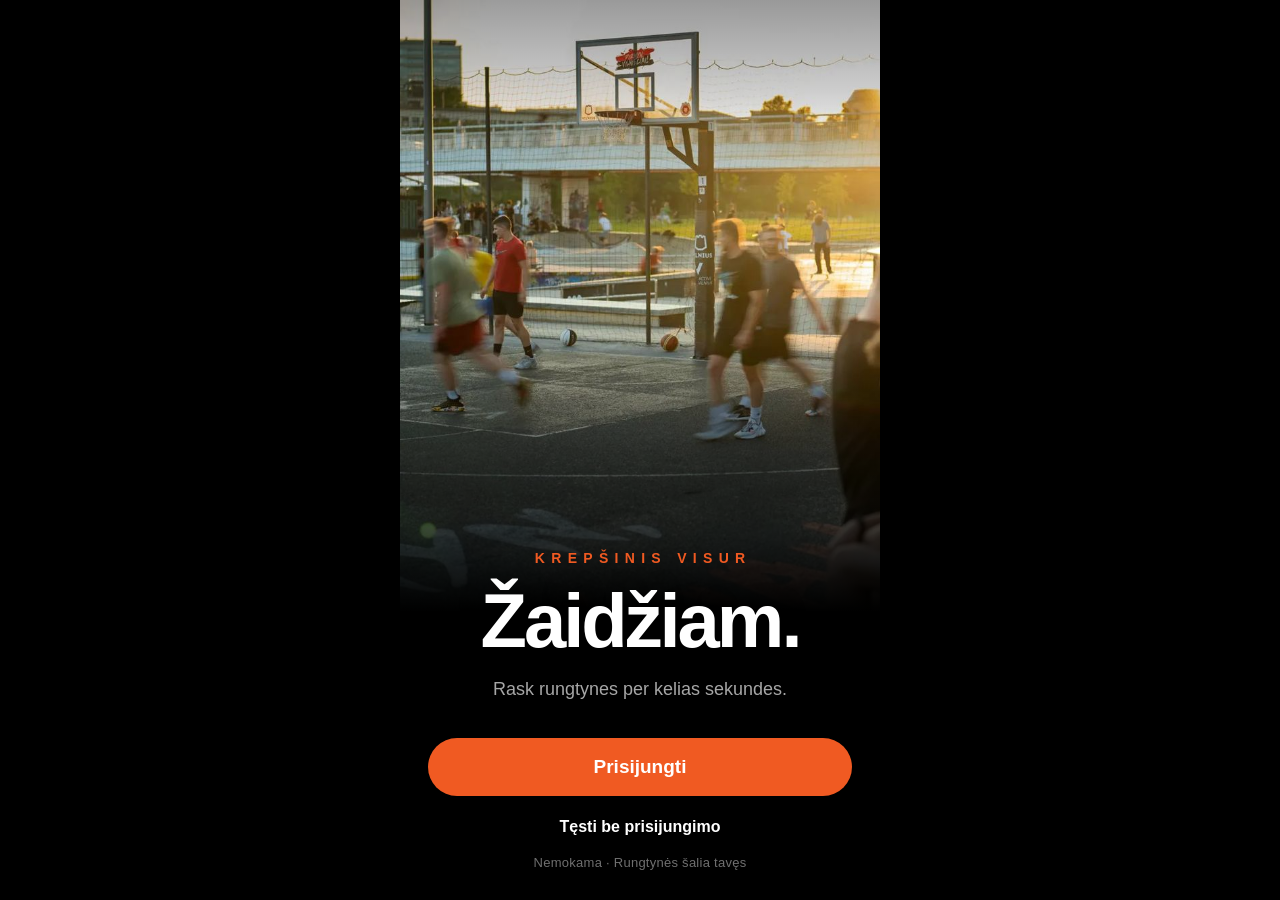
<file: index.html>
<!DOCTYPE html>
<html lang="lt">
<head>
  <meta charset="UTF-8">
  <meta name="viewport" content="width=device-width, initial-scale=1.0, viewport-fit=cover">
  <meta name="theme-color" content="#f6f6f7">
  <title>Krepšinis Visur – Pradžia</title>
  <script>
    try {
      const d = JSON.parse(localStorage.getItem("krepsinisVisur")) || {};
      if (!d.naudotojas && sessionStorage.getItem("pradziaMatyta") !== "taip") location.replace("pradzia.html");
    } catch (e) {}
  </script>
  <link rel="stylesheet" href="css/bendras.css">
  <link rel="stylesheet" href="css/pagrindinis.css">
</head>
<body>
  <div class="programele">

    <header id="virsus"></header>

    <main class="turinys">

      <section id="miestas"></section>

      <div class="saraso-antraste">
        <h2>Rungtynės šalia jūsų</h2>
        <button class="pill" id="filtru-mygtukas" onclick="atidarytiFiltrus()">Filtrai</button>
      </div>
      <div id="aktyvus-filtrai" class="aktyvus-filtrai"></div>
      <div id="filtru-langas" class="filtru-langas" hidden></div>

      <div id="rungtyniu-sarasas"></div>
    </main>

    <nav id="navigacija"></nav>
  </div>

  <script src="js/duomenys.js"></script>
  <script src="js/saugykla.js"></script>
  <script src="js/bendras.js"></script>
  <script src="js/pagrindinis.js"></script>
</body>
</html>
</file>
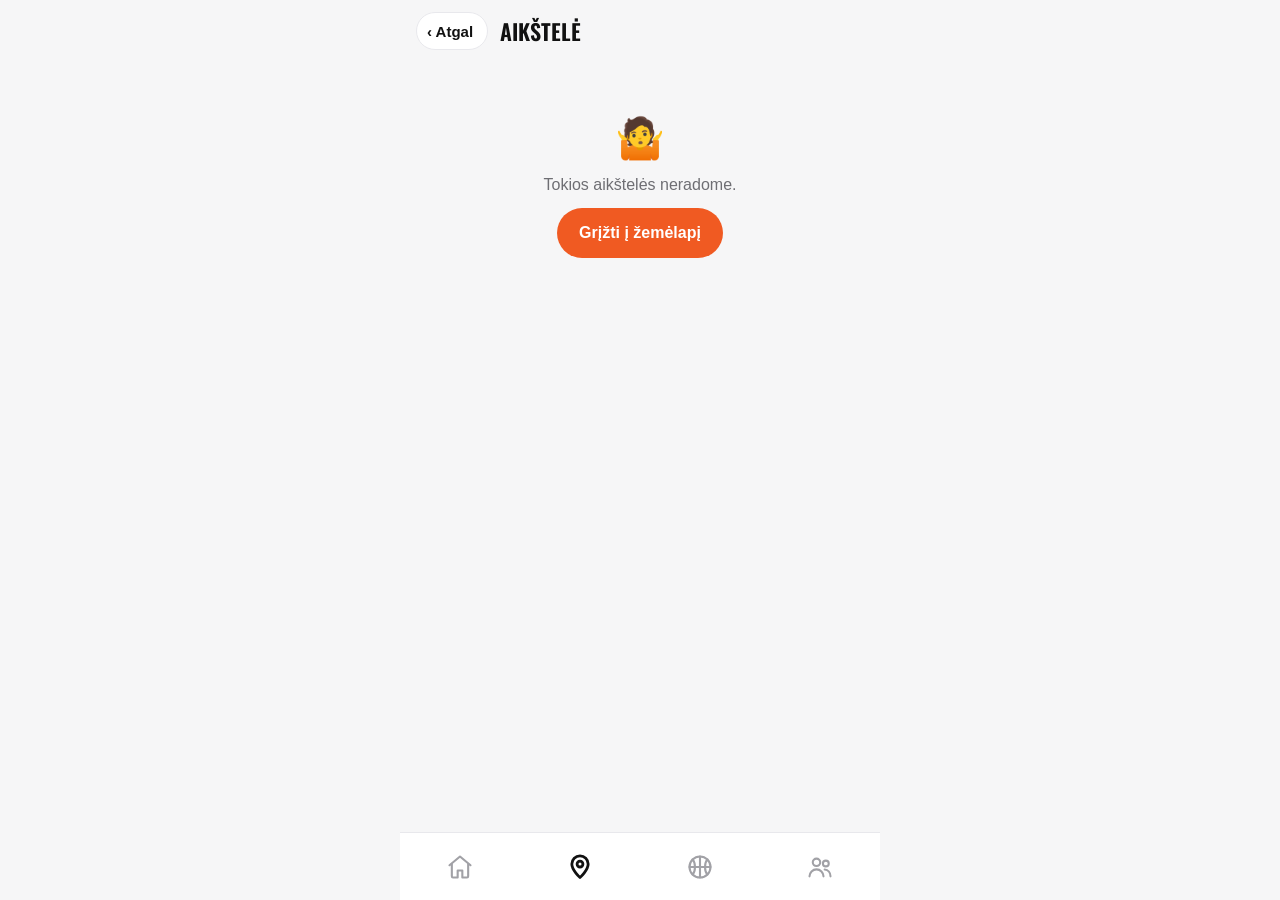
<file: aikstele.html>
<!DOCTYPE html>
<html lang="lt">
<head>
  <meta charset="UTF-8">
  <meta name="viewport" content="width=device-width, initial-scale=1.0">
  <meta name="theme-color" content="#f6f6f7">
  <title>Krepšinis Visur – Aikštelė</title>
  <link rel="stylesheet" href="css/bendras.css">
  <link rel="stylesheet" href="css/aikstele.css">
</head>
<body>
  <div class="programele">
    <header class="virsus">
      <a class="atgal" href="zemelapis.html" onclick="if (history.length > 1) { history.back(); return false; }">‹ Atgal</a>
      <h1>Aikštelė</h1>
    </header>

    <main class="turinys" id="aiksteles-turinys"></main>

    <nav id="navigacija"></nav>
  </div>

  <script src="js/duomenys.js"></script>
  <script src="js/saugykla.js"></script>
  <script src="js/bendras.js"></script>
  <script src="js/aikstele.js"></script>
</body>
</html>
</file>
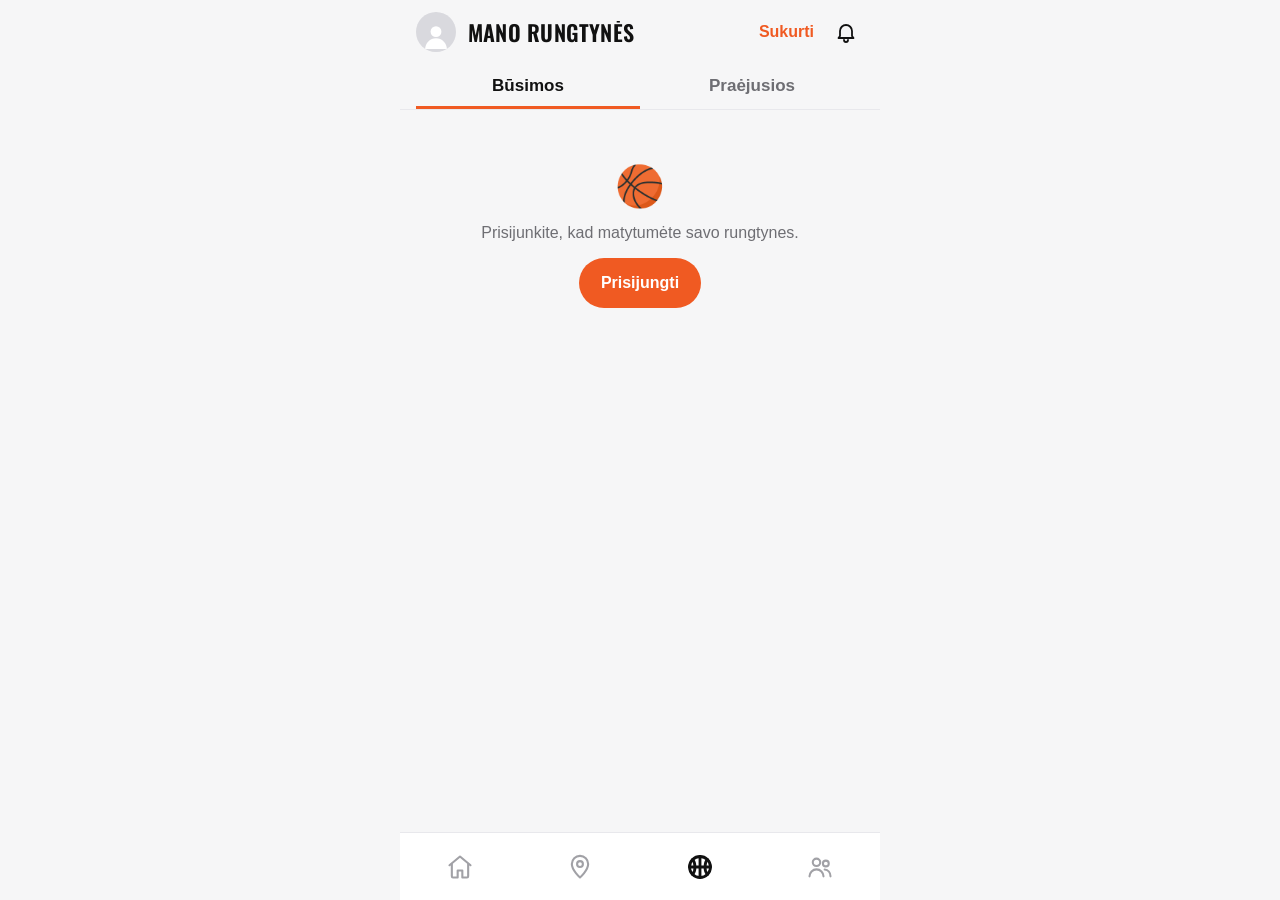
<file: mano-rungtynes.html>
<!DOCTYPE html>
<html lang="lt">
<head>
  <meta charset="UTF-8">
  <meta name="viewport" content="width=device-width, initial-scale=1.0, viewport-fit=cover">
  <meta name="theme-color" content="#f6f6f7">
  <title>Krepšinis Visur – Mano rungtynės</title>
  <link rel="stylesheet" href="css/bendras.css">
  <link rel="stylesheet" href="css/mano-rungtynes.css">
</head>
<body>
  <div class="programele">
    <header id="virsus"></header>

    <div class="skirtukai" role="tablist">
      <button role="tab" id="skirtukas-busimos" onclick="rodytiSkirtuka('busimos')">Būsimos</button>
      <button role="tab" id="skirtukas-praejusios" onclick="rodytiSkirtuka('praejusios')">Praėjusios</button>
    </div>

    <main class="turinys" id="mano-sarasas"></main>

    <nav id="navigacija"></nav>
  </div>

  <script src="js/duomenys.js"></script>
  <script src="js/saugykla.js"></script>
  <script src="js/bendras.js"></script>
  <script src="js/mano-rungtynes.js"></script>
</body>
</html>
</file>
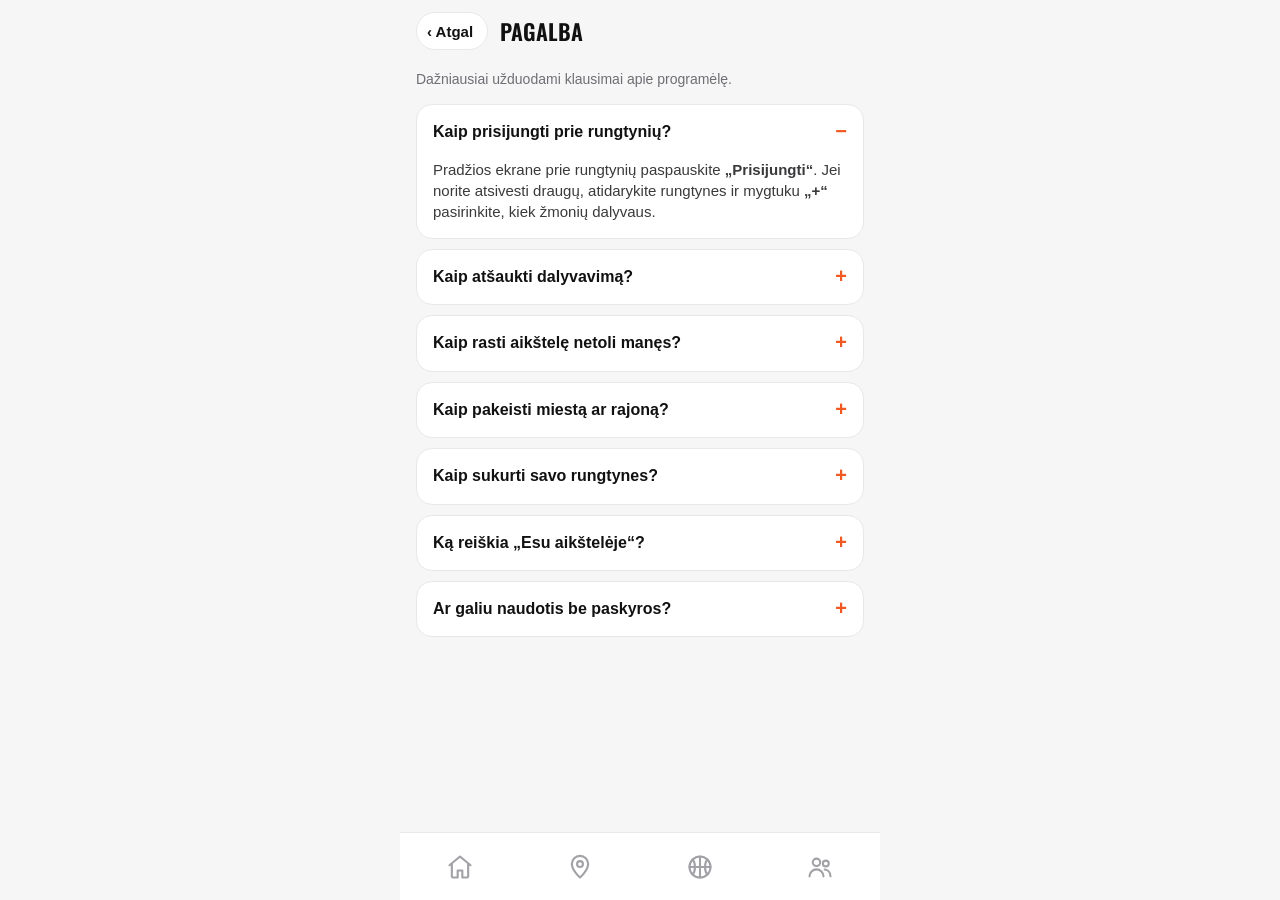
<file: pagalba.html>
<!DOCTYPE html>
<html lang="lt">
<head>
  <meta charset="UTF-8">
  <meta name="viewport" content="width=device-width, initial-scale=1.0, viewport-fit=cover">
  <meta name="theme-color" content="#f6f6f7">
  <title>Krepšinis Visur – Pagalba</title>
  <link rel="stylesheet" href="css/bendras.css">
  <link rel="stylesheet" href="css/pagalba.css">
</head>
<body>
  <div class="programele">
    <header class="virsus">
      <a class="atgal" href="index.html" onclick="if (history.length > 1) { history.back(); return false; }">‹ Atgal</a>
      <h1>Pagalba</h1>
    </header>

    <main class="turinys">
      <p class="blankus" style="margin-bottom: 14px">Dažniausiai užduodami klausimai apie programėlę.</p>

      <details class="klausimas" open>
        <summary>Kaip prisijungti prie rungtynių?</summary>
        <p>Pradžios ekrane prie rungtynių paspauskite <strong>„Prisijungti“</strong>. Jei norite atsivesti draugų, atidarykite rungtynes ir mygtuku <strong>„+“</strong> pasirinkite, kiek žmonių dalyvaus.</p>
      </details>
      <details class="klausimas">
        <summary>Kaip atšaukti dalyvavimą?</summary>
        <p>Atidarykite rungtynes ir paspauskite <strong>„Atšaukti dalyvavimą“</strong>. Iškart po prisijungimo galite spausti ir <strong>„Atšaukti“</strong> pranešime ekrano apačioje.</p>
      </details>
      <details class="klausimas">
        <summary>Kaip rasti aikštelę netoli manęs?</summary>
        <p>Apačioje pasirinkite <strong>Aikštelės</strong> (vietos žymeklio ikona). Žemėlapyje oranžiniai žymekliai rodo aikšteles, kuriose yra rungtynių. Perjungę į <strong>„Sąrašas“</strong>, aikšteles galite filtruoti pagal dangą, atstumą ir užimtumą.</p>
      </details>
      <details class="klausimas">
        <summary>Kaip pakeisti miestą ar rajoną?</summary>
        <p>Pradžios ekrane paspauskite ant miesto nuotraukos ir pasirinkite miestą. Vilniuje po nuotrauka galite pasirinkti ir rajoną.</p>
      </details>
      <details class="klausimas">
        <summary>Kaip sukurti savo rungtynes?</summary>
        <p>Viršuje dešinėje paspauskite <strong>„Sukurti“</strong>, pasirinkite aikštelę, laiką, lygį ir formatą. Rungtynės iškart bus matomos kitiems žaidėjams.</p>
      </details>
      <details class="klausimas">
        <summary>Ką reiškia „Esu aikštelėje“?</summary>
        <p>Pažymėjus aikštelės puslapyje, kiti žaidėjai mato, kad aikštelėje kažkas žaidžia. Žymėjimas galioja 2 valandas.</p>
      </details>
      <details class="klausimas">
        <summary>Ar galiu naudotis be paskyros?</summary>
        <p>Taip – rungtynes, aikšteles ir žaidėjus galite peržiūrėti neprisijungę. Paskyros reikia tik norint dalyvauti, kurti rungtynes ar vertinti aikšteles.</p>
      </details>
    </main>

    <nav id="navigacija"></nav>
  </div>

  <script src="js/duomenys.js"></script>
  <script src="js/saugykla.js"></script>
  <script src="js/bendras.js"></script>
  <script>piestiNavigacija("");</script>
</body>
</html>
</file>
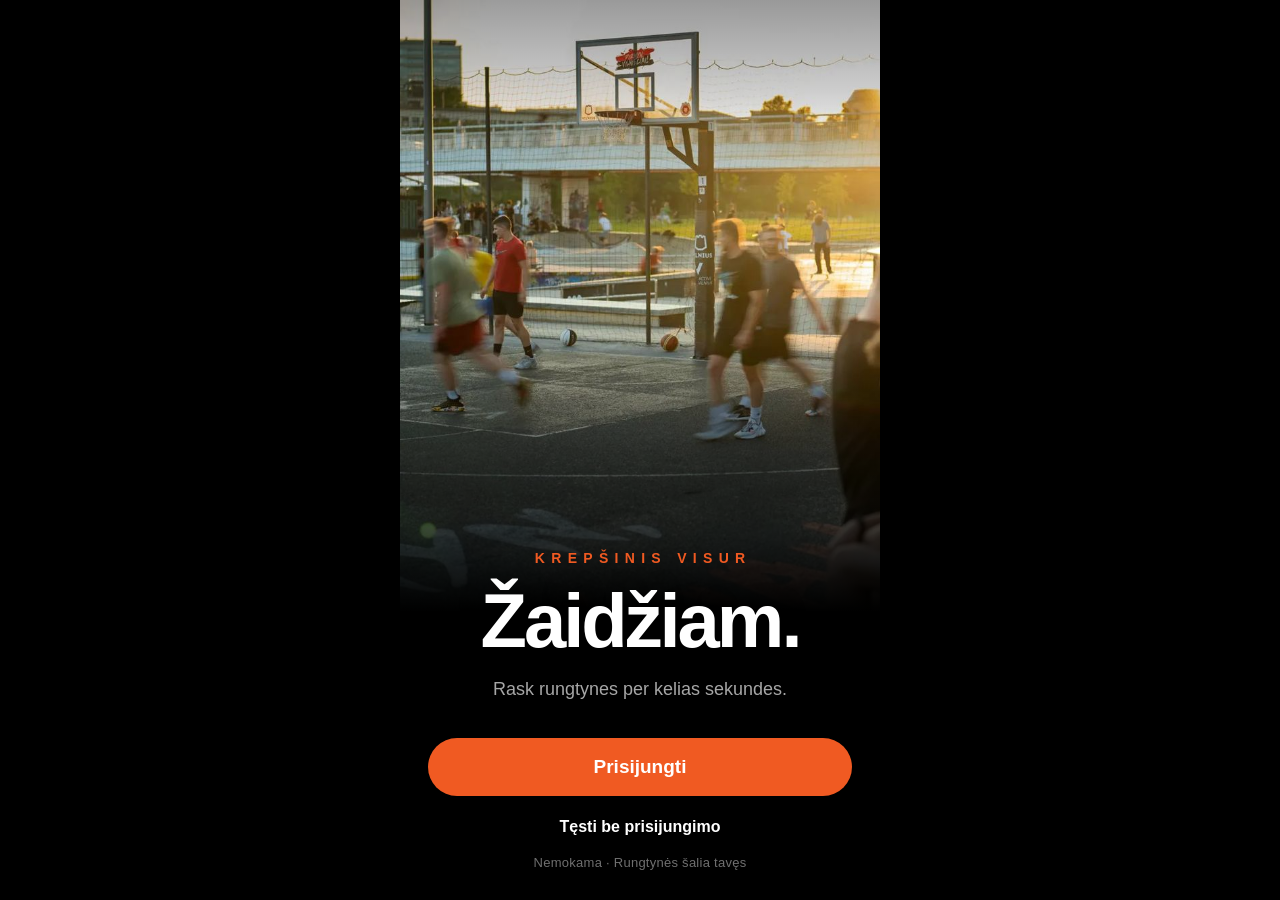
<file: pradzia.html>
<!DOCTYPE html>
<html lang="lt">
<head>
  <meta charset="UTF-8">
  <meta name="viewport" content="width=device-width, initial-scale=1.0, viewport-fit=cover">
  <meta name="theme-color" content="#000000">
  <title>Krepšinis Visur</title>
  <link rel="stylesheet" href="css/bendras.css">
  <link rel="stylesheet" href="css/pradzia.css">
</head>
<body class="pradzios-kunas">
  <main class="pradzia">

    <div class="pradzia-nuotrauka" role="img" aria-label="Krepšinio aikštelė prie Baltojo tilto Vilniuje"></div>

    <div class="pradzia-tekstas">
      <p class="pradzia-zenklas">KREPŠINIS VISUR</p>
      <h1 class="pradzia-antraste">Žaidžiam.</h1>
      <p class="pradzia-paantraste">Rask rungtynes per kelias sekundes.</p>

      <a class="pradzia-mygtukas" href="prisijungimas.html?atgal=index.html">Prisijungti</a>
      <button class="pradzia-svecias" onclick="testiKaipSvecias()">Tęsti be prisijungimo</button>
      <p class="pradzia-apacia">Nemokama · Rungtynės šalia tavęs</p>
    </div>
  </main>

  <script src="js/duomenys.js"></script>
  <script src="js/saugykla.js"></script>
  <script src="js/pradzia.js"></script>
</body>
</html>
</file>
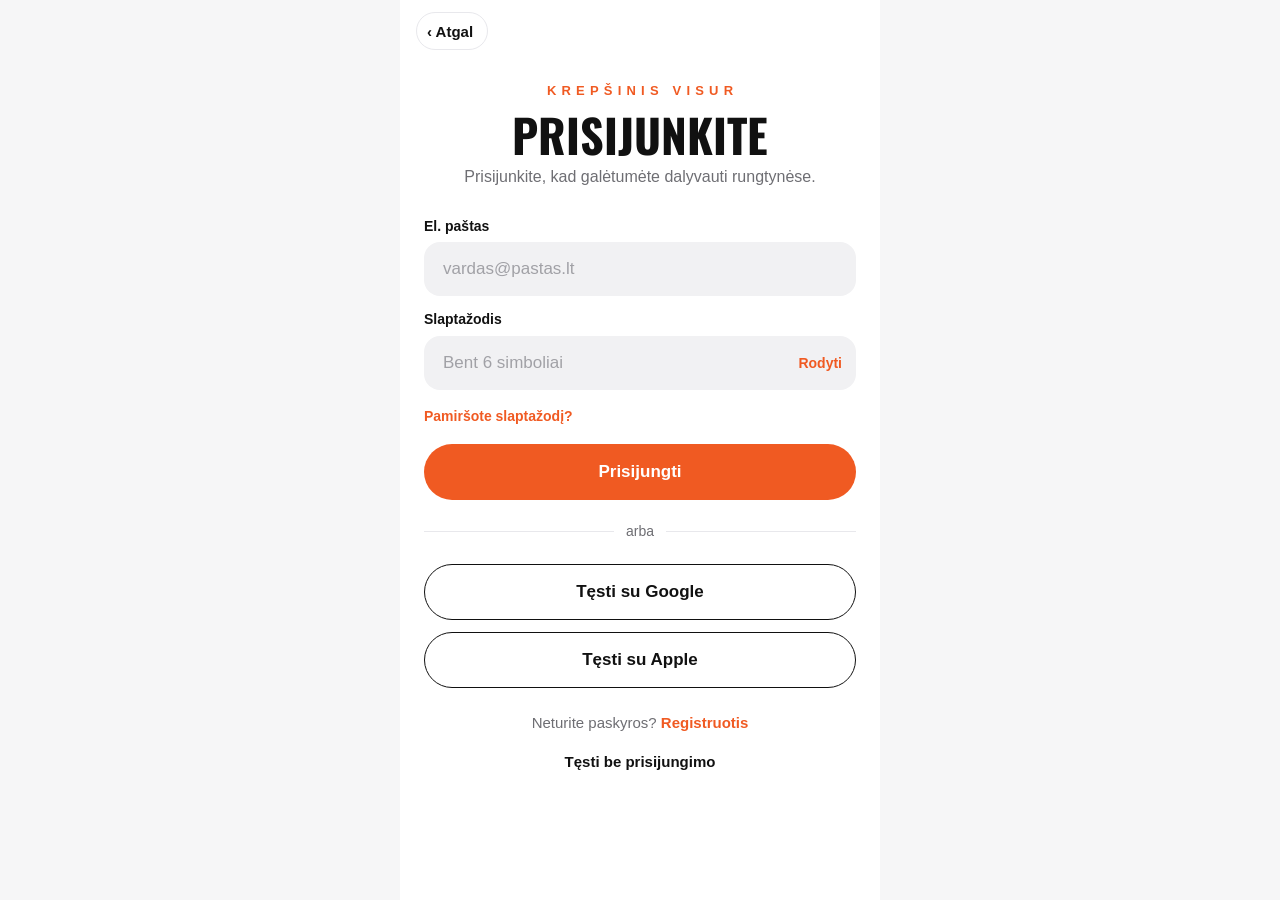
<file: prisijungimas.html>
<!DOCTYPE html>
<html lang="lt">
<head>
  <meta charset="UTF-8">
  <meta name="viewport" content="width=device-width, initial-scale=1.0">
  <meta name="theme-color" content="#f6f6f7">
  <title>Krepšinis Visur – Prisijungimas</title>
  <link rel="stylesheet" href="css/bendras.css">
  <link rel="stylesheet" href="css/prisijungimas.css">
</head>
<body>
  <div class="programele prisijungimo-puslapis">
    <header class="virsus">
      <a class="atgal" id="atgal" href="index.html">‹ Atgal</a>
      <h1></h1>
    </header>

    <main class="turinys">
      <div class="logotipas-tekstas centre">Krepšinis visur</div>
      <h2 class="pavadinimas" id="pavadinimas">Prisijunkite</h2>
      <p class="blankus centre" id="paaiskinimas">Prisijunkite, kad galėtumėte dalyvauti rungtynėse.</p>

      <form id="forma" novalidate onsubmit="pateiktiForma(event)">
        <div class="laukas" id="vardo-laukas" hidden>
          <label for="vardas">Vardas</label>
          <input id="vardas" type="text" autocomplete="given-name" placeholder="pvz. Kevinas">
          <div class="klaidos-tekstas" id="vardas-klaida"></div>
        </div>

        <div class="laukas">
          <label for="pastas">El. paštas</label>
          <input id="pastas" type="email" autocomplete="email" placeholder="vardas@pastas.lt">
          <div class="klaidos-tekstas" id="pastas-klaida"></div>
        </div>

        <div class="laukas">
          <label for="slaptazodis">Slaptažodis</label>
          <div class="slaptazodzio-eilute">
            <input id="slaptazodis" type="password" autocomplete="current-password" placeholder="Bent 6 simboliai">
            <button type="button" class="rodyti" onclick="rodytiSlaptazodi()" id="rodyti-mygtukas">Rodyti</button>
          </div>
          <div class="klaidos-tekstas" id="slaptazodis-klaida"></div>
        </div>

        <button type="button" class="nuoroda-mygtukas" id="pamirsau" onclick="atkurtiSlaptazodi()">Pamiršote slaptažodį?</button>

        <button type="submit" class="mygtukas platus" id="pateikti">Prisijungti</button>
      </form>

      <div class="skirtukas"><span>arba</span></div>

      <div class="greiti-budai">
        <button class="mygtukas platus konturinis" onclick="prisijungtiPer('Google')">Tęsti su Google</button>
        <button class="mygtukas platus konturinis" onclick="prisijungtiPer('Apple')">Tęsti su Apple</button>
      </div>

      <p class="centre perjungimas">
        <span id="perjungimo-tekstas">Neturite paskyros?</span>
        <button class="nuoroda-mygtukas" onclick="perjungtiRezima()" id="perjungimo-mygtukas">Registruotis</button>
      </p>

      <p class="centre"><a class="be-prisijungimo" href="index.html" id="be-prisijungimo">Tęsti be prisijungimo</a></p>
    </main>
  </div>

  <script src="js/duomenys.js"></script>
  <script src="js/saugykla.js"></script>
  <script src="js/bendras.js"></script>
  <script src="js/prisijungimas.js"></script>
</body>
</html>
</file>
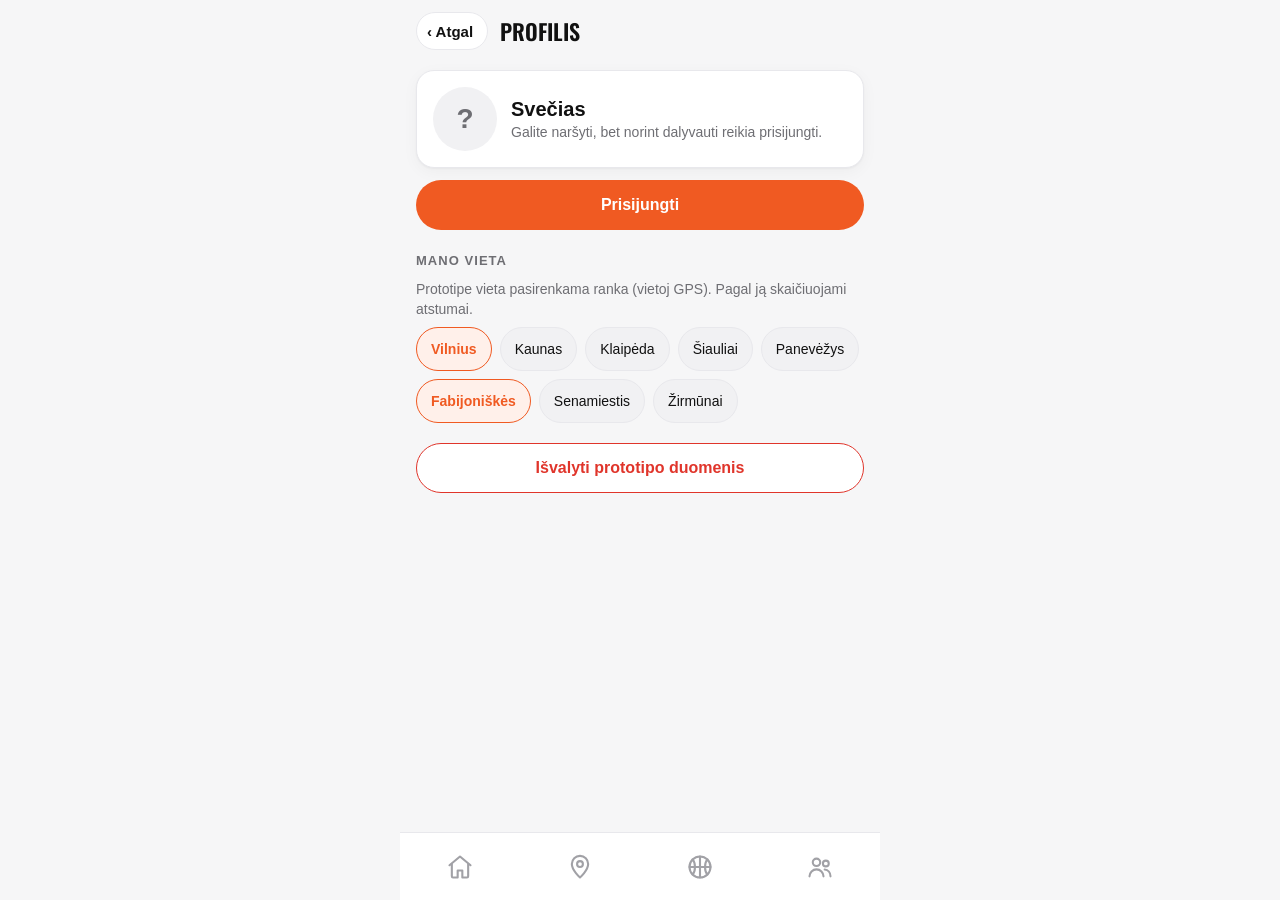
<file: profilis.html>
<!DOCTYPE html>
<html lang="lt">
<head>
  <meta charset="UTF-8">
  <meta name="viewport" content="width=device-width, initial-scale=1.0">
  <meta name="theme-color" content="#f6f6f7">
  <title>Krepšinis Visur – Profilis</title>
  <link rel="stylesheet" href="css/bendras.css">
  <link rel="stylesheet" href="css/profilis.css">
</head>
<body>
  <div class="programele">
    <header class="virsus">
      <a class="atgal" href="index.html" onclick="if (history.length > 1) { history.back(); return false; }">‹ Atgal</a>
      <h1>Profilis</h1>
    </header>

    <main class="turinys" id="profilio-turinys"></main>

    <nav id="navigacija"></nav>
  </div>

  <script src="js/duomenys.js"></script>
  <script src="js/saugykla.js"></script>
  <script src="js/bendras.js"></script>
  <script src="js/profilis.js"></script>
</body>
</html>
</file>
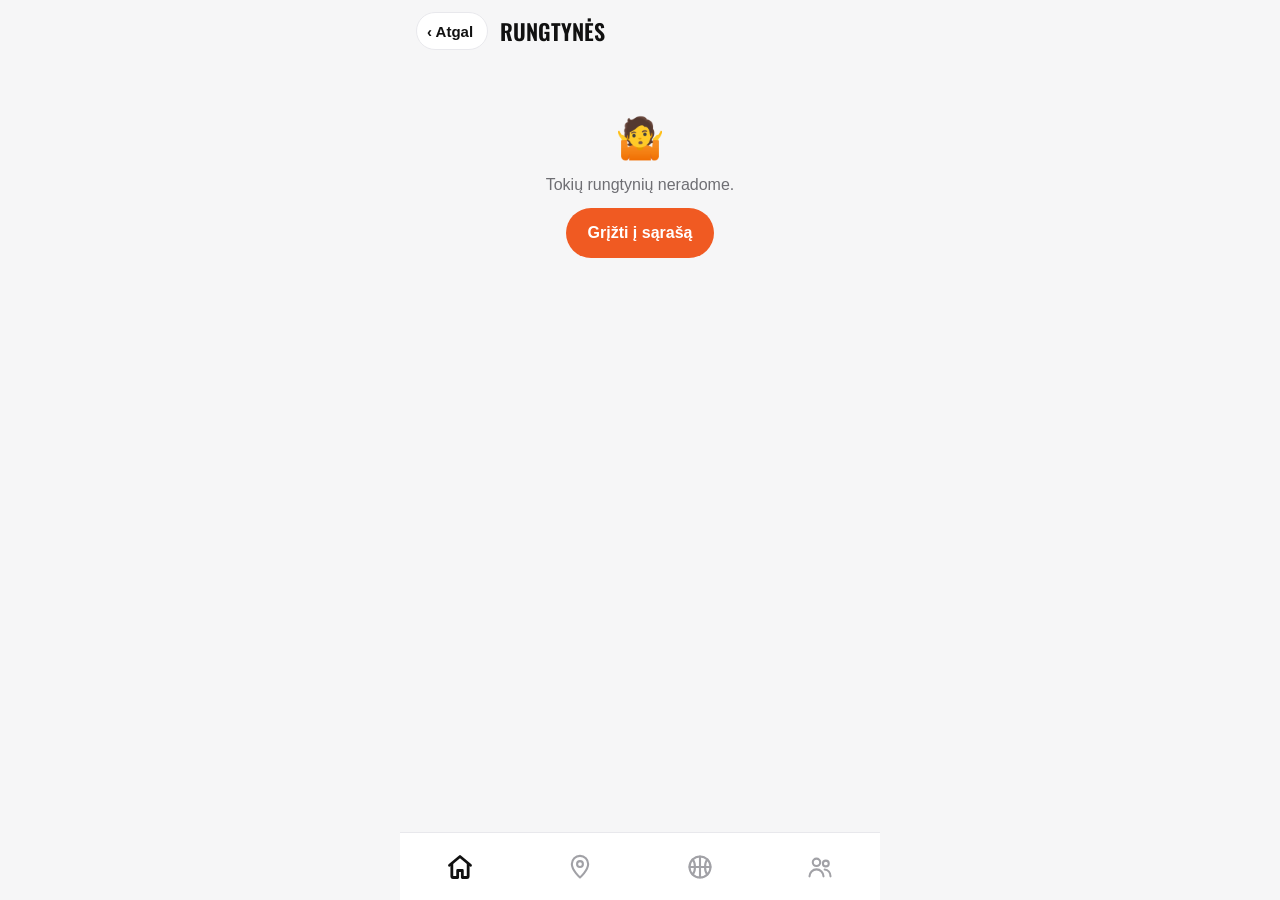
<file: rungtynes.html>
<!DOCTYPE html>
<html lang="lt">
<head>
  <meta charset="UTF-8">
  <meta name="viewport" content="width=device-width, initial-scale=1.0">
  <meta name="theme-color" content="#f6f6f7">
  <title>Krepšinis Visur – Rungtynės</title>
  <link rel="stylesheet" href="css/bendras.css">
  <link rel="stylesheet" href="css/pagrindinis.css">
  <link rel="stylesheet" href="css/rungtynes.css">
  <link rel="stylesheet" href="css/pokalbis.css">
</head>
<body>
  <div class="programele">
    <header class="virsus">
      <a class="atgal" href="index.html">‹ Atgal</a>
      <h1>Rungtynės</h1>
    </header>

    <main class="turinys" id="rungtyniu-turinys"></main>

    <nav id="navigacija"></nav>
  </div>

  <script src="js/duomenys.js"></script>
  <script src="js/saugykla.js"></script>
  <script src="js/bendras.js"></script>
  <script src="js/pokalbis.js"></script>
  <script src="js/rungtynes.js"></script>
</body>
</html>
</file>
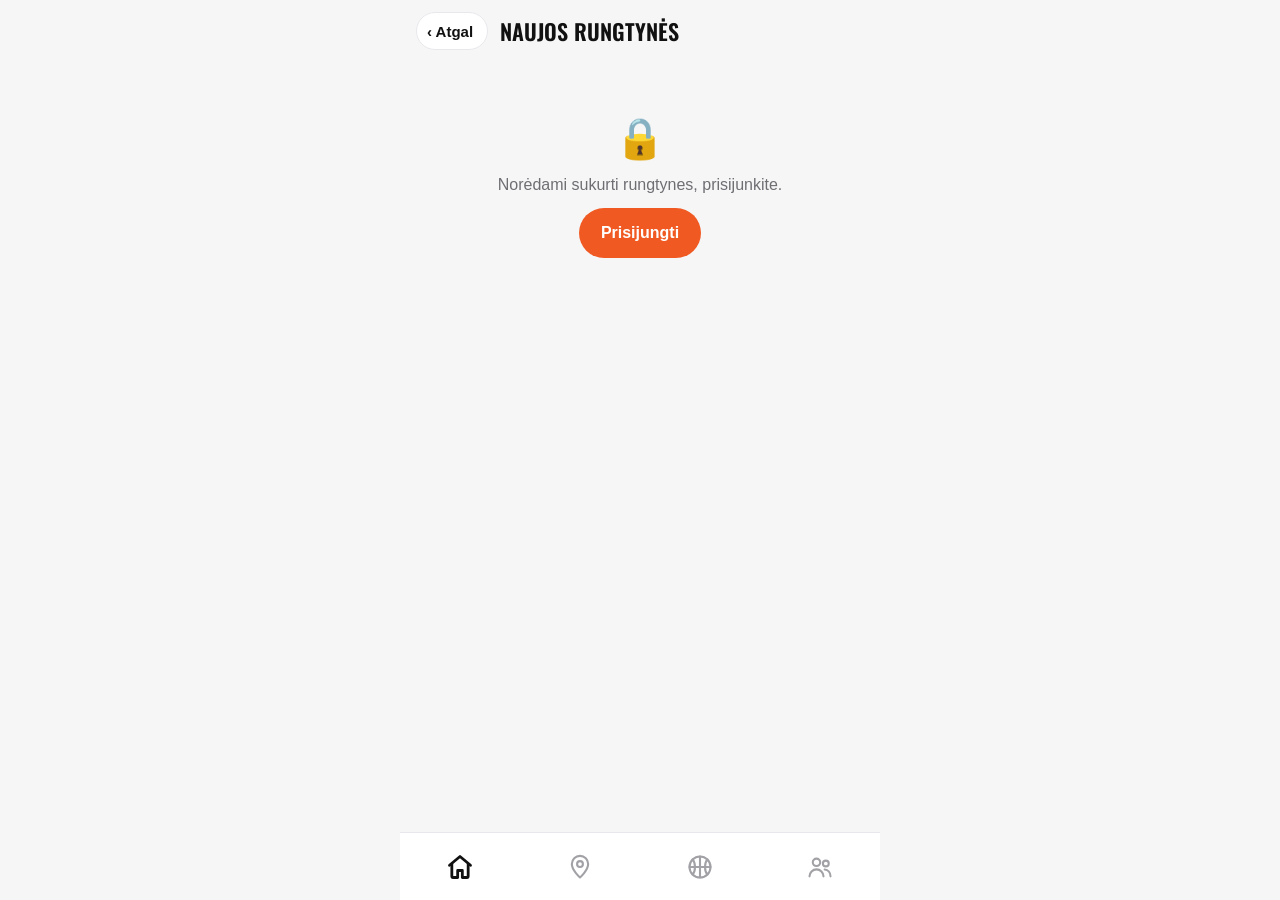
<file: sukurti.html>
<!DOCTYPE html>
<html lang="lt">
<head>
  <meta charset="UTF-8">
  <meta name="viewport" content="width=device-width, initial-scale=1.0">
  <meta name="theme-color" content="#f6f6f7">
  <title>Krepšinis Visur – Sukurti rungtynes</title>
  <link rel="stylesheet" href="css/bendras.css">
  <link rel="stylesheet" href="css/sukurti.css">
</head>
<body>
  <div class="programele">
    <header class="virsus">
      <a class="atgal" href="index.html" onclick="return arGalimaIseiti()">‹ Atgal</a>
      <h1>Naujos rungtynės</h1>
    </header>

    <main class="turinys" id="kurimo-turinys"></main>

    <nav id="navigacija"></nav>
  </div>

  <script src="js/duomenys.js"></script>
  <script src="js/saugykla.js"></script>
  <script src="js/bendras.js"></script>
  <script src="js/sukurti.js"></script>
</body>
</html>
</file>
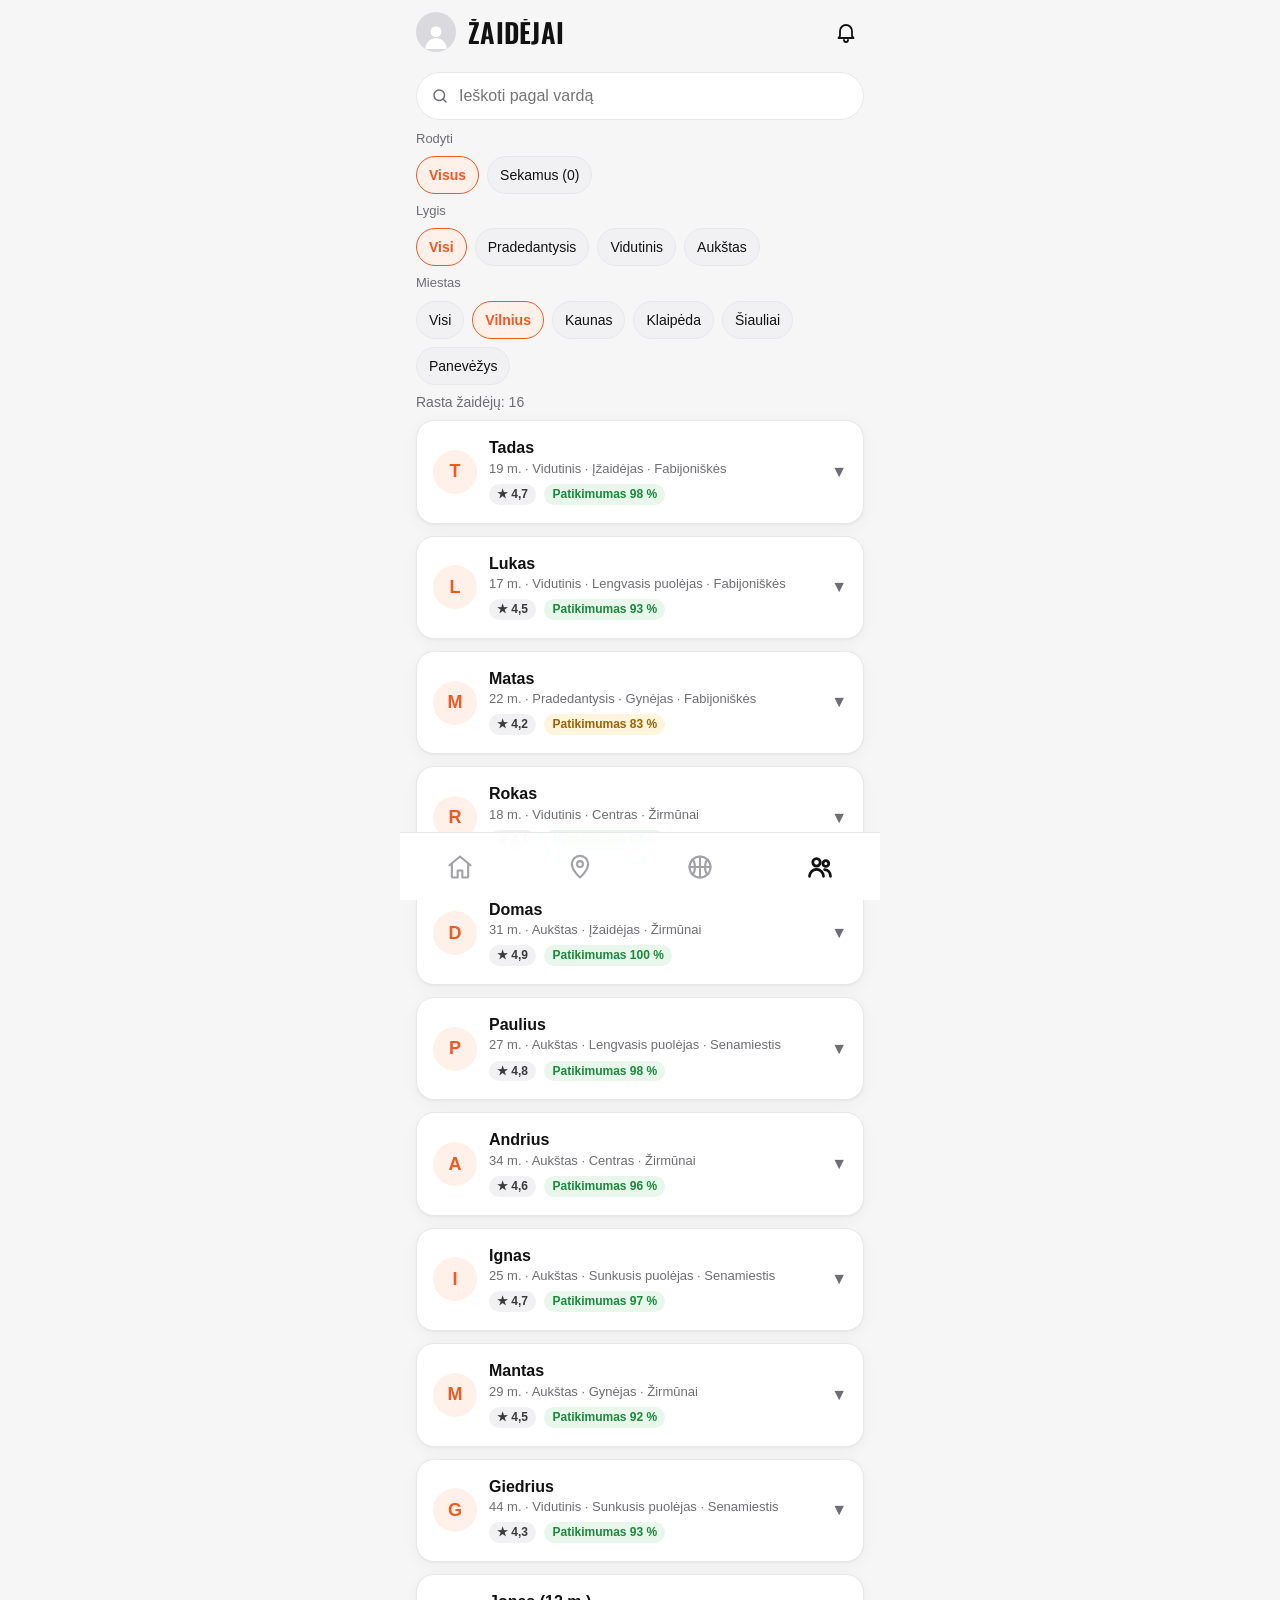
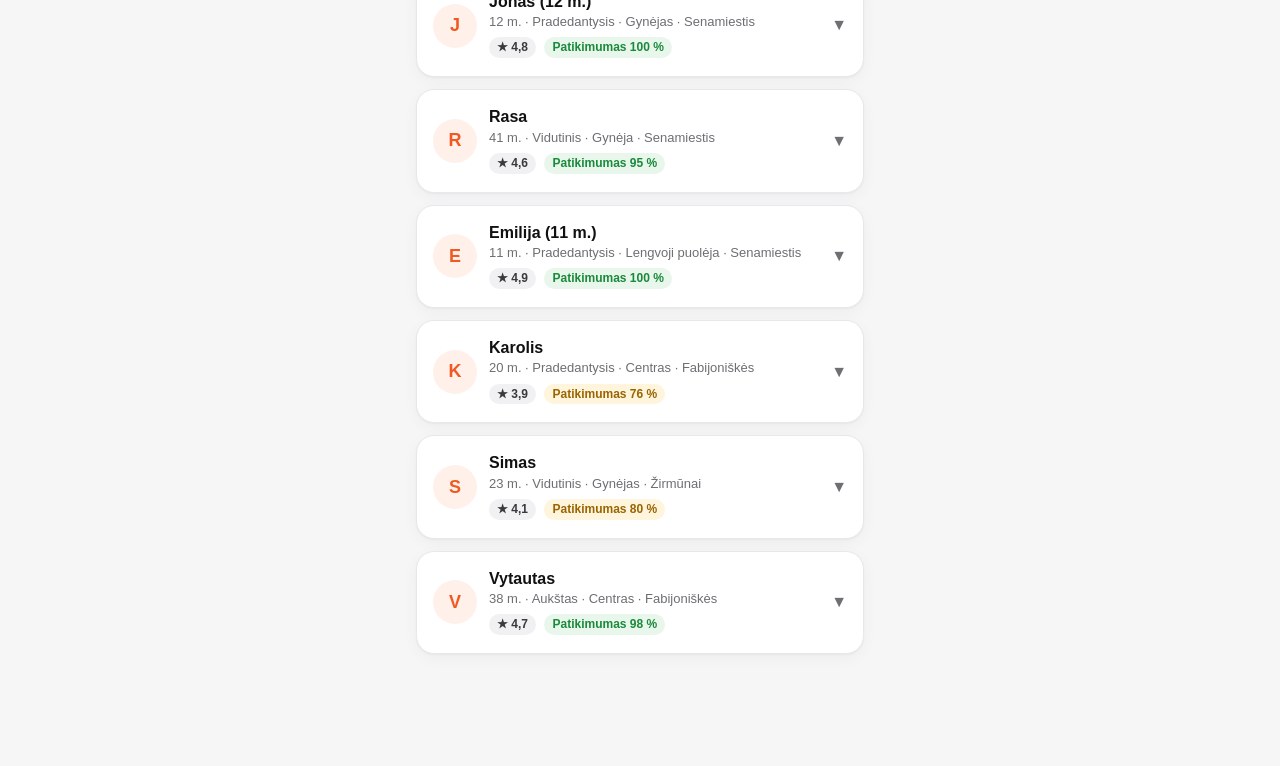
<file: zaidejai.html>
<!DOCTYPE html>
<html lang="lt">
<head>
  <meta charset="UTF-8">
  <meta name="viewport" content="width=device-width, initial-scale=1.0">
  <meta name="theme-color" content="#f6f6f7">
  <title>Krepšinis Visur – Žaidėjai</title>
  <link rel="stylesheet" href="css/bendras.css">
  <link rel="stylesheet" href="css/zaidejai.css">
</head>
<body>
  <div class="programele">
    <header id="virsus"></header>

    <main class="turinys">

      <div id="dazniausi"></div>

      <input id="paieska" class="paieskos-laukas" type="search" placeholder="Ieškoti pagal vardą" oninput="piestiZaidejus()" aria-label="Ieškoti žaidėjų pagal vardą">

      <div id="zaideju-filtrai"></div>

      <div id="zaideju-sarasas"></div>
    </main>

    <nav id="navigacija"></nav>
  </div>

  <script src="js/duomenys.js"></script>
  <script src="js/saugykla.js"></script>
  <script src="js/bendras.js"></script>
  <script src="js/zaidejai.js"></script>
</body>
</html>
</file>
<file: css/bendras.css>
@import url("https://fonts.googleapis.com/css2?family=Oswald:wght@500;600;700&display=swap");

:root {
  --oranzine: #f05a22;
  --oranzine-tamsi: #d4481a;
  --oranzine-sviesi: #fff0ea;

  --fonas: #f6f6f7;
  --pavirsius: #ffffff;
  --pavirsius-2: #f1f1f3;
  --linija: #e8e8ec;

  --tekstas: #111111;
  --tekstas-blankus: #6e6e73;

  --zalia: #1a8a3a;
  --zalia-sviesi: #e8f6ec;
  --raudona: #e0352b;
  --geltona: #f5a524;

  --antrastes-sriftas: "Oswald", "Arial Narrow", sans-serif;
  --apvalinimas: 18px;
  --navigacijos-aukstis: 68px;
  --seselis: 0 1px 2px rgba(0, 0, 0, 0.04), 0 4px 16px rgba(0, 0, 0, 0.04);
}

* {
  box-sizing: border-box;
  margin: 0;
  padding: 0;
}

html,
body {
  background: var(--fonas);
  color: var(--tekstas);
  font-family: -apple-system, BlinkMacSystemFont, "Segoe UI", Roboto, Arial, sans-serif;
  font-size: 16px;
  line-height: 1.4;
  -webkit-font-smoothing: antialiased;
  -webkit-tap-highlight-color: transparent;
}

.programele {
  max-width: 480px;
  min-height: 100vh;
  margin: 0 auto;
  padding-bottom: calc(var(--navigacijos-aukstis) + 16px);
  background: var(--fonas);
  animation: puslapisIsryskeja 0.25s ease-out;
}

a {
  color: var(--oranzine);
  text-decoration: none;
}

button {
  font-family: inherit;
}

.logotipas-tekstas {
  color: var(--oranzine);
  font-weight: 700;
  letter-spacing: 0.4em;
  font-size: 13px;
  text-transform: uppercase;
}

.virsus-pagrindinis {
  position: sticky;
  top: 0;
  z-index: 50;
  display: flex;
  align-items: center;
  gap: 12px;
  padding: 12px 16px;
  background: rgba(246, 246, 247, 0.92);
  backdrop-filter: saturate(180%) blur(16px);
  -webkit-backdrop-filter: saturate(180%) blur(16px);
}

.avataras-mygtukas {
  width: 40px;
  height: 40px;
  border-radius: 50%;
  border: none;
  background: #d9d9de;
  color: #ffffff;
  font-size: 17px;
  font-weight: 700;
  display: flex;
  align-items: center;
  justify-content: center;
  cursor: pointer;
  flex-shrink: 0;
  overflow: hidden;
}

.avataras-mygtukas.prisijunges {
  background: var(--oranzine);
}

.avataras-mygtukas svg {
  width: 26px;
  height: 26px;
  margin-top: 8px;
  fill: #ffffff;
}

.virsaus-pavadinimas {
  flex: 1;
  font-family: var(--antrastes-sriftas);
  font-size: 27px;
  font-weight: 600;
  letter-spacing: 0.01em;
  text-transform: uppercase;
  line-height: 1;
  white-space: nowrap;
  overflow: hidden;
  text-overflow: ellipsis;
}

.virsaus-pavadinimas.ilgas {
  font-size: 22px;
}

.virsaus-veiksmai {
  display: flex;
  align-items: center;
  gap: 14px;
}

.virsaus-nuoroda {
  font-weight: 700;
  font-size: 16px;
  color: var(--oranzine);
  white-space: nowrap;
}

.varpelis {
  position: relative;
  width: 36px;
  height: 36px;
  border: none;
  background: none;
  display: flex;
  align-items: center;
  justify-content: center;
  cursor: pointer;
  color: var(--tekstas);
}

.varpelis svg {
  width: 24px;
  height: 24px;
}

.zenklelis {
  position: absolute;
  top: 2px;
  right: 2px;
  min-width: 18px;
  height: 18px;
  padding: 0 5px;
  border-radius: 999px;
  background: var(--oranzine);
  color: #ffffff;
  font-size: 11px;
  font-weight: 700;
  display: flex;
  align-items: center;
  justify-content: center;
  border: 2px solid var(--fonas);
}

.virsus {
  position: sticky;
  top: 0;
  z-index: 50;
  display: flex;
  align-items: center;
  gap: 12px;
  padding: 12px 16px;
  background: rgba(246, 246, 247, 0.92);
  backdrop-filter: saturate(180%) blur(16px);
  -webkit-backdrop-filter: saturate(180%) blur(16px);
}

.virsus h1 {
  flex: 1;
  font-family: var(--antrastes-sriftas);
  font-size: 22px;
  font-weight: 600;
  text-transform: uppercase;
}

.virsus h1 .akcentas {
  color: var(--oranzine);
}

.atgal {
  display: inline-flex;
  align-items: center;
  gap: 2px;
  min-height: 38px;
  padding: 6px 14px 6px 10px;
  border-radius: 999px;
  background: var(--pavirsius);
  border: 1px solid var(--linija);
  color: var(--tekstas);
  font-size: 15px;
  font-weight: 600;
}

.turinys {
  padding: 8px 16px 16px;
}

.skyriaus-pavadinimas {
  font-size: 13px;
  font-weight: 700;
  color: var(--tekstas-blankus);
  text-transform: uppercase;
  letter-spacing: 0.08em;
  margin: 22px 0 10px;
}

.blankus {
  color: var(--tekstas-blankus);
  font-size: 14px;
}

.kortele {
  display: block;
  background: var(--pavirsius);
  border: 1px solid var(--linija);
  border-radius: var(--apvalinimas);
  padding: 16px;
  margin-bottom: 12px;
  color: var(--tekstas);
  box-shadow: var(--seselis);
  transition: transform 0.15s ease;
}

a.kortele:active {
  transform: scale(0.985);
}

.mygtukas {
  display: inline-flex;
  align-items: center;
  justify-content: center;
  gap: 8px;
  min-height: 50px;
  padding: 12px 22px;
  border: none;
  border-radius: 999px;
  font-size: 16px;
  font-weight: 700;
  cursor: pointer;
  background: var(--oranzine);
  color: #ffffff;
  transition: transform 0.15s ease, background 0.15s ease;
}

.mygtukas:active {
  transform: scale(0.97);
  background: var(--oranzine-tamsi);
}

.mygtukas.platus {
  width: 100%;
}

.mygtukas.antrinis {
  background: var(--pavirsius);
  color: var(--tekstas);
  border: 1.5px solid var(--tekstas);
}

.mygtukas.antrinis:active {
  background: var(--pavirsius-2);
}

.mygtukas.pavojingas {
  background: var(--pavirsius);
  color: var(--raudona);
  border: 1.5px solid var(--raudona);
}

.mygtukas:disabled {
  opacity: 0.4;
  cursor: not-allowed;
  transform: none;
}

.pill {
  display: inline-flex;
  align-items: center;
  justify-content: center;
  min-height: 38px;
  padding: 6px 18px;
  border-radius: 999px;
  border: 1.5px solid var(--linija);
  background: var(--pavirsius);
  color: var(--tekstas);
  font-size: 15px;
  font-weight: 600;
  cursor: pointer;
  white-space: nowrap;
  transition: transform 0.15s ease;
}

.pill:active {
  transform: scale(0.95);
}

.pill.oranzinis {
  background: var(--oranzine);
  border-color: var(--oranzine);
  color: #ffffff;
}

.pill.dalyvauja {
  background: var(--zalia-sviesi);
  border-color: var(--zalia-sviesi);
  color: var(--zalia);
  cursor: default;
}

.pill:disabled {
  opacity: 0.45;
  cursor: not-allowed;
}

.zyma {
  display: inline-block;
  padding: 3px 10px;
  border-radius: 999px;
  font-size: 13px;
  font-weight: 600;
  background: var(--pavirsius-2);
  color: #3a3a3c;
  margin: 2px 4px 2px 0;
}

.zyma.oranzine {
  background: var(--oranzine-sviesi);
  color: var(--oranzine);
}

.zyma.geltona {
  background: #fff4dc;
  color: #9a6400;
}

.zyma.raudona {
  background: #ffeceb;
  color: var(--raudona);
}

.zyma.zalia {
  background: var(--zalia-sviesi);
  color: var(--zalia);
}

.rungtyniu-kortele {
  padding: 14px;
}

.rungtyniu-kortele .kortele-virsus {
  display: flex;
  gap: 14px;
}

.miniatiura {
  width: 84px;
  height: 84px;
  border-radius: 14px;
  flex-shrink: 0;
  background-size: cover;
  background-position: center;
  background-color: #1d1d1f;
}

.miniatiura.be-nuotraukos {
  background-image: linear-gradient(160deg, #2b2b2e 0%, #0f0f10 100%);
  display: flex;
  align-items: center;
  justify-content: center;
}

.miniatiura.be-nuotraukos svg {
  width: 44px;
  height: 44px;
  stroke: rgba(255, 255, 255, 0.55);
}

.rungtyniu-kortele .laikas {
  font-size: 16px;
  font-weight: 700;
  color: var(--zalia);
}

.rungtyniu-kortele .laikas.vyksta {
  color: var(--oranzine);
}

.rungtyniu-kortele .pavadinimas {
  font-size: 17px;
  font-weight: 700;
  line-height: 1.25;
  margin-top: 2px;
}

.rungtyniu-kortele .vieta-eilute {
  color: var(--tekstas-blankus);
  font-size: 14px;
}

.rungtyniu-kortele .zymos {
  margin-top: 6px;
}

.rungtyniu-kortele .kortele-apacia {
  display: flex;
  align-items: center;
  justify-content: space-between;
  gap: 10px;
  margin-top: 12px;
}

.zaideju-skaicius {
  font-size: 14px;
  color: var(--tekstas-blankus);
}

.zaideju-skaicius strong {
  color: var(--tekstas);
}

.zaideju-skaicius .truksta {
  color: var(--zalia);
  font-weight: 700;
}

.apatine-navigacija {
  position: fixed;
  bottom: 0;
  left: 50%;
  transform: translateX(-50%);
  width: 100%;
  max-width: 480px;
  height: calc(var(--navigacijos-aukstis) + env(safe-area-inset-bottom));
  padding-bottom: env(safe-area-inset-bottom);
  display: flex;
  background: rgba(255, 255, 255, 0.94);
  backdrop-filter: saturate(180%) blur(16px);
  -webkit-backdrop-filter: saturate(180%) blur(16px);
  border-top: 1px solid var(--linija);
  z-index: 60;
}

.apatine-navigacija a {
  flex: 1;
  display: flex;
  align-items: center;
  justify-content: center;
  color: #a1a1a6;
  transition: color 0.15s ease, transform 0.15s ease;
}

.apatine-navigacija a:active {
  transform: scale(0.9);
}

.apatine-navigacija svg {
  width: 28px;
  height: 28px;
  fill: none;
  stroke: currentColor;
  stroke-width: 1.8;
  stroke-linecap: round;
  stroke-linejoin: round;
}

.apatine-navigacija a.aktyvus {
  color: var(--tekstas);
}

.apatine-navigacija a.aktyvus svg {
  stroke-width: 2.4;
}

.meniu-fonas {
  position: fixed;
  inset: 0;
  background: rgba(0, 0, 0, 0.4);
  z-index: 100;
  opacity: 0;
  transition: opacity 0.25s ease;
}

.meniu-fonas.atidarytas {
  opacity: 1;
}

.meniu {
  position: fixed;
  top: 0;
  bottom: 0;
  left: max(0px, calc(50% - 240px));
  width: min(82%, 320px);
  background: var(--pavirsius);
  z-index: 101;
  display: flex;
  flex-direction: column;
  padding: 24px 20px calc(20px + env(safe-area-inset-bottom));
  transform: translateX(-105%);
  transition: transform 0.28s cubic-bezier(0.2, 0.8, 0.2, 1);
  box-shadow: 8px 0 32px rgba(0, 0, 0, 0.12);
}

.meniu.atidarytas {
  transform: translateX(0);
}

.meniu .logotipas-tekstas {
  margin: 8px 0 20px;
}

.meniu-profilis {
  display: flex;
  align-items: center;
  gap: 12px;
  padding: 14px;
  border: 1px solid var(--linija);
  border-radius: var(--apvalinimas);
  margin-bottom: 14px;
}

.meniu-profilis .avataras-mygtukas {
  width: 48px;
  height: 48px;
  cursor: default;
}

.meniu-profilis .vardas {
  font-weight: 700;
  font-size: 17px;
}

.meniu-statistika {
  display: grid;
  grid-template-columns: repeat(4, 1fr);
  border: 1px solid var(--linija);
  border-radius: var(--apvalinimas);
  margin-bottom: 8px;
}

.meniu-pozicija {
  font-size: 13px;
  color: var(--tekstas-blankus);
  text-align: center;
  margin-bottom: 14px;
}

.meniu-statistika div {
  text-align: center;
  padding: 10px 4px;
  border-right: 1px solid var(--linija);
}

.meniu-statistika div:last-child {
  border-right: none;
}

.meniu-statistika strong {
  display: block;
  font-size: 15px;
}

.meniu-statistika span {
  font-size: 11px;
  color: var(--tekstas-blankus);
}

.meniu-punktas {
  display: flex;
  align-items: center;
  gap: 14px;
  padding: 14px 4px;
  color: var(--tekstas);
  font-size: 17px;
  font-weight: 500;
  border: none;
  background: none;
  width: 100%;
  text-align: left;
  cursor: pointer;
}

.meniu-punktas .ikona {
  width: 24px;
  height: 24px;
  display: flex;
}

.meniu-punktas .ikona svg {
  width: 22px;
  height: 22px;
}

.mini-ikona {
  display: inline-flex;
  vertical-align: -2px;
  margin-right: 4px;
}

.mini-ikona svg {
  width: 15px;
  height: 15px;
  stroke-width: 2.2;
}

.meniu-apacia {
  margin-top: auto;
  text-align: center;
  font-size: 12px;
  color: var(--tekstas-blankus);
}

.pranesimu-langas {
  position: fixed;
  top: 62px;
  right: max(12px, calc(50% - 240px + 12px));
  width: min(340px, calc(100% - 24px));
  background: var(--pavirsius);
  border: 1px solid var(--linija);
  border-radius: var(--apvalinimas);
  box-shadow: 0 12px 40px rgba(0, 0, 0, 0.14);
  padding: 8px;
  z-index: 90;
  animation: iskyla 0.18s ease-out;
}

.pranesimu-langas .antraste {
  font-weight: 700;
  padding: 8px 10px;
}

.pranesimu-langas a {
  display: flex;
  gap: 10px;
  padding: 10px;
  border-radius: 12px;
  color: var(--tekstas);
  font-size: 14px;
}

.pranesimu-langas a > span:first-child {
  color: var(--oranzine);
  flex-shrink: 0;
}

.pranesimu-langas a svg {
  width: 20px;
  height: 20px;
}

.pranesimu-langas a:active {
  background: var(--pavirsius-2);
}

.pranesimas {
  position: fixed;
  left: 50%;
  bottom: calc(var(--navigacijos-aukstis) + 16px + env(safe-area-inset-bottom));
  transform: translateX(-50%) translateY(20px);
  width: calc(100% - 32px);
  max-width: 448px;
  display: flex;
  align-items: center;
  gap: 12px;
  padding: 14px 18px;
  border-radius: 16px;
  background: #1c1c1e;
  color: #ffffff;
  box-shadow: 0 8px 28px rgba(0, 0, 0, 0.25);
  opacity: 0;
  pointer-events: none;
  transition: opacity 0.2s, transform 0.2s;
  z-index: 80;
}

.pranesimas.matomas {
  opacity: 1;
  transform: translateX(-50%) translateY(0);
  pointer-events: auto;
}

.pranesimas.klaida {
  background: var(--raudona);
}

.pranesimas .tekstas {
  flex: 1;
  font-size: 15px;
}

.pranesimas button {
  background: none;
  border: none;
  color: #ff8a5c;
  font-weight: 700;
  font-size: 15px;
  cursor: pointer;
}

.tuscia {
  text-align: center;
  padding: 40px 16px;
  color: var(--tekstas-blankus);
}

.tuscia .ikona {
  font-size: 40px;
  margin-bottom: 8px;
}

@keyframes puslapisIsryskeja {
  from {
    opacity: 0;
  }
  to {
    opacity: 1;
  }
}

@keyframes iskyla {
  from {
    opacity: 0;
    transform: translateY(-6px);
  }
  to {
    opacity: 1;
    transform: translateY(0);
  }
}

@media (prefers-reduced-motion: reduce) {
  * {
    animation: none !important;
    transition: none !important;
  }
}
</file>
<file: css/pagrindinis.css>
.miesto-virselis {
  position: relative;
  display: flex;
  flex-direction: column;
  justify-content: flex-end;
  align-items: flex-start;
  width: 100%;
  height: 128px;
  padding: 14px 16px;
  border: none;
  border-radius: 22px;
  overflow: hidden;
  background-size: cover;
  background-position: center;
  color: #ffffff;
  text-align: left;
  cursor: pointer;
  box-shadow: var(--seselis);
  transition: transform 0.15s ease;
}

.miesto-virselis::before {
  content: "";
  position: absolute;
  inset: 0;
  background: linear-gradient(to top, rgba(0, 0, 0, 0.65) 0%, rgba(0, 0, 0, 0) 60%);
}

.miesto-virselis:active {
  transform: scale(0.985);
}

.miesto-pavadinimas,
.miesto-sukis {
  position: relative;
}

.miesto-pavadinimas {
  font-family: var(--antrastes-sriftas);
  font-size: 34px;
  font-weight: 700;
  text-transform: uppercase;
  line-height: 1;
}

.miesto-pavadinimas .rodykle {
  font-size: 26px;
  vertical-align: 6px;
}

.miesto-sukis {
  font-size: 13px;
  font-weight: 600;
  color: #ffd2bf;
  margin-top: 4px;
}

.miesto-statistika {
  display: grid;
  grid-template-columns: repeat(3, 1fr);
  gap: 8px;
  margin-top: 10px;
}

.miesto-statistika div {
  background: var(--pavirsius);
  border: 1px solid var(--linija);
  border-radius: 14px;
  padding: 7px 6px;
  text-align: center;
}

.miesto-statistika strong {
  display: block;
  font-family: var(--antrastes-sriftas);
  font-size: 20px;
  font-weight: 600;
  line-height: 1.1;
}

.miesto-statistika span {
  display: block;
  white-space: nowrap;
  font-size: 12px;
  font-weight: 600;
  color: var(--tekstas-blankus);
}

.rajonai {
  display: flex;
  align-items: center;
  gap: 6px;
  margin-top: 10px;
  overflow-x: auto;
  scrollbar-width: none;
  white-space: nowrap;
}

.rajonai::-webkit-scrollbar {
  display: none;
}

.rajonas {
  flex-shrink: 0;
  min-height: 34px;
  padding: 4px 14px;
  border-radius: 999px;
  border: 1.5px solid var(--linija);
  background: var(--pavirsius);
  color: var(--tekstas);
  font-size: 14px;
  font-weight: 600;
  cursor: pointer;
}

.rajonas.pasirinktas {
  border-color: var(--tekstas);
  background: var(--tekstas);
  color: #ffffff;
}

.saraso-antraste {
  display: flex;
  align-items: center;
  justify-content: space-between;
  margin: 16px 0 0;
}

.saraso-antraste h2 {
  font-family: var(--antrastes-sriftas);
  white-space: nowrap;
  font-size: 20px;
  font-weight: 600;
  text-transform: uppercase;
}

#filtru-mygtukas.aktyvus {
  border-color: var(--oranzine);
  color: var(--oranzine);
}

.aktyvus-filtrai {
  display: flex;
  flex-wrap: wrap;
  align-items: center;
  gap: 4px;
}

.lapas-fonas {
  position: fixed;
  inset: 0;
  z-index: 100;
  background: rgba(0, 0, 0, 0);
  display: flex;
  align-items: flex-end;
  justify-content: center;
  transition: background 0.25s ease;
}

.lapas-fonas.atidarytas {
  background: rgba(0, 0, 0, 0.4);
}

.lapas {
  width: 100%;
  max-width: 480px;
  max-height: 88vh;
  overflow-y: auto;
  background: var(--pavirsius);
  border-radius: 24px 24px 0 0;
  padding: 10px 16px calc(20px + env(safe-area-inset-bottom));
  transform: translateY(100%);
  transition: transform 0.3s cubic-bezier(0.2, 0.8, 0.2, 1);
}

.lapas-fonas.atidarytas .lapas {
  transform: translateY(0);
}

.lapas-rankenele {
  width: 40px;
  height: 5px;
  border-radius: 999px;
  background: #d1d1d6;
  margin: 0 auto 10px;
}

.lapas-antraste {
  display: flex;
  align-items: center;
  justify-content: space-between;
  margin-bottom: 12px;
}

.lapas-antraste h2 {
  font-family: var(--antrastes-sriftas);
  font-size: 24px;
  font-weight: 600;
  text-transform: uppercase;
}

.uzdaryti-lapa {
  width: 36px;
  height: 36px;
  border-radius: 50%;
  border: none;
  background: var(--pavirsius-2);
  font-size: 16px;
  cursor: pointer;
}

.miestu-tinklelis {
  display: grid;
  grid-template-columns: 1fr 1fr;
  gap: 10px;
}

.miesto-plytele {
  position: relative;
  height: 130px;
  border: 3px solid transparent;
  border-radius: 18px;
  overflow: hidden;
  background-size: cover;
  background-position: center;
  color: #ffffff;
  text-align: left;
  display: flex;
  flex-direction: column;
  justify-content: flex-end;
  padding: 10px 12px;
  cursor: pointer;
}

.miesto-plytele:first-child {
  grid-column: 1 / -1;
  height: 150px;
}

.miesto-plytele::before {
  content: "";
  position: absolute;
  inset: 0;
  background: linear-gradient(to top, rgba(0, 0, 0, 0.7) 0%, rgba(0, 0, 0, 0) 65%);
}

.miesto-plytele.pasirinkta {
  border-color: var(--oranzine);
}

.plyteles-pavadinimas,
.plyteles-info {
  position: relative;
}

.plyteles-pavadinimas {
  font-family: var(--antrastes-sriftas);
  font-size: 24px;
  font-weight: 700;
  text-transform: uppercase;
}

.plyteles-info {
  font-size: 12px;
  font-weight: 600;
  opacity: 0.9;
}

.uzpildymas {
  margin: 10px 0 12px;
}

.uzpildymas .juosta {
  height: 6px;
  border-radius: 999px;
  background: var(--pavirsius-2);
  overflow: hidden;
}

.uzpildymas .juosta span {
  display: block;
  height: 100%;
  background: var(--oranzine);
}

.uzpildymas .tekstas {
  display: flex;
  justify-content: space-between;
  font-size: 13px;
  color: var(--tekstas-blankus);
  margin-top: 4px;
}

.uzpildymas .truksta {
  color: var(--zalia);
  font-weight: 600;
}

.dalyvaujate {
  display: flex;
  align-items: center;
  justify-content: center;
  gap: 6px;
  min-height: 50px;
  border-radius: 999px;
  background: var(--zalia-sviesi);
  color: var(--zalia);
  font-weight: 600;
}

.filtru-juosta {
  display: flex;
  align-items: center;
  flex-wrap: wrap;
  gap: 8px;
  margin: 8px 0 4px;
}

.filtru-juosta .mygtukas {
  min-height: 40px;
  padding: 8px 14px;
  font-size: 15px;
}

.filtru-juosta .mygtukas.aktyvus {
  border-color: var(--oranzine);
  color: var(--oranzine);
}

.isvalyti-filtrus {
  background: none;
  border: none;
  color: var(--tekstas-blankus);
  font-size: 13px;
  cursor: pointer;
}

.filtru-langas {
  background: var(--pavirsius);
  box-shadow: var(--seselis);
  border: 1px solid var(--linija);
  border-radius: var(--apvalinimas);
  padding: 14px;
  margin: 8px 0 12px;
}

.filtru-antraste {
  display: flex;
  justify-content: space-between;
  align-items: center;
  margin-bottom: 6px;
}

.filtru-antraste h2 {
  font-size: 18px;
}

.uzdaryti-filtrus {
  border: none;
  background: var(--pavirsius-2);
  color: var(--tekstas);
  border-radius: 10px;
  padding: 6px 10px;
  font-size: 14px;
  cursor: pointer;
}

.filtru-grupe {
  margin-top: 12px;
}

.filtru-grupes-pavadinimas {
  font-size: 14px;
  color: var(--tekstas-blankus);
  margin-bottom: 6px;
}

.filtru-parinktys {
  display: flex;
  flex-wrap: wrap;
  gap: 8px;
}

.filtro-parinktis {
  min-height: 40px;
  padding: 8px 14px;
  border-radius: 999px;
  border: 1px solid var(--linija);
  background: var(--pavirsius-2);
  color: var(--tekstas);
  font-size: 14px;
  cursor: pointer;
}

.filtro-parinktis.pasirinkta {
  border-color: var(--oranzine);
  background: var(--oranzine-sviesi);
  color: var(--oranzine);
  font-weight: 700;
}

.filtru-mygtukai {
  display: grid;
  align-items: center;
  grid-template-columns: 1fr 2fr;
  gap: 8px;
  margin-top: 16px;
}

#rungtyniu-sarasas .skyriaus-pavadinimas:first-child {
  margin-top: 6px;
}

#rungtyniu-sarasas .skyriaus-pavadinimas {
  margin-bottom: 8px;
}
</file>
<file: css/aikstele.css>
.virselis {
  height: 190px;
  border-radius: 22px;
  background-size: cover;
  background-position: center;
  margin-bottom: 16px;
  box-shadow: var(--seselis);
}

.virselis.be-nuotraukos {
  background-image: linear-gradient(160deg, #2b2b2e 0%, #0f0f10 100%);
  display: flex;
  align-items: center;
  justify-content: center;
}

.virselis.be-nuotraukos svg {
  width: 72px;
  height: 72px;
  stroke: rgba(255, 255, 255, 0.5);
  stroke-width: 1.2;
}

.aiksteles-vardas {
  font-family: var(--antrastes-sriftas);
  font-size: 30px;
  font-weight: 600;
  text-transform: uppercase;
  line-height: 1.1;
}

.adresas {
  color: var(--tekstas-blankus);
  font-size: 14px;
  margin: 2px 0 8px;
}

.ivertinimo-eilute {
  display: flex;
  align-items: center;
  gap: 8px;
  font-size: 15px;
  margin-bottom: 12px;
}

.ivertinimo-eilute .zvaigzdes {
  color: var(--geltona);
}

.info-tinklelis {
  display: grid;
  grid-template-columns: 1fr 1fr;
  gap: 8px;
  margin: 12px 0;
}

.info-langelis {
  background: var(--pavirsius);
  border: 1px solid var(--linija);
  border-radius: 16px;
  padding: 10px 12px;
}

.info-langelis .etikete {
  font-size: 12px;
  color: var(--tekstas-blankus);
}

.info-langelis .reiksme {
  font-size: 16px;
  font-weight: 600;
  margin-top: 2px;
}

.reiksme.gera {
  color: var(--zalia);
}

.reiksme.vidutine {
  color: var(--geltona);
}

.mygtuku-eile {
  display: grid;
  grid-template-columns: 1fr 1fr;
  gap: 8px;
  margin: 8px 0 4px;
}

.mygtuku-eile .mygtukas svg {
  flex-shrink: 0;
}

.mini-rungtynes {
  display: flex;
  justify-content: space-between;
  align-items: center;
  gap: 8px;
  padding: 12px;
  margin-bottom: 8px;
  border-radius: 12px;
  background: var(--pavirsius);
  border: 1px solid var(--linija);
  color: var(--tekstas);
}

.mini-rungtynes .laisva {
  color: var(--zalia);
  font-size: 13px;
  white-space: nowrap;
}

.vertinimas {
  display: flex;
  gap: 6px;
  margin: 6px 0 4px;
}

.vertinimas button {
  font-size: 32px;
  background: none;
  border: none;
  color: #d1d1d6;
  cursor: pointer;
  padding: 0 2px;
  line-height: 1;
}

.vertinimas button.uzpildyta {
  color: var(--geltona);
}

.atsiliepimas {
  padding: 10px 0;
  border-bottom: 1px solid var(--linija);
}

.atsiliepimas:last-child {
  border-bottom: none;
}

.atsiliepimas .autorius {
  font-weight: 600;
  font-size: 14px;
}

.atsiliepimas .zvaigzdes {
  color: var(--geltona);
  font-size: 13px;
}

.atsiliepimas p {
  font-size: 14px;
  color: var(--tekstas-blankus);
  margin-top: 2px;
}

.uzimtumo-kortele {
  background: var(--zalia-sviesi);
  border: 1px solid #c9ead3;
  border-radius: var(--apvalinimas);
  padding: 12px;
  margin-bottom: 4px;
  color: var(--zalia);
}

.uzimtumo-kortele.laisva {
  background: var(--pavirsius);
  border-color: var(--linija);
  color: var(--tekstas);
}

.reitingo-juosta {
  display: flex;
  align-items: center;
  gap: 10px;
  padding: 10px 14px;
  margin-bottom: 12px;
  border-radius: 14px;
  background: var(--pavirsius);
  border: 1px solid var(--linija);
  color: var(--tekstas);
  font-size: 14px;
  font-weight: 600;
}

.reitingo-juosta .vietos-numeris {
  font-family: var(--antrastes-sriftas);
  font-size: 22px;
  color: var(--oranzine);
}

.reitingo-juosta span:last-child {
  margin-left: auto;
  color: var(--tekstas-blankus);
}
</file>
<file: css/mano-rungtynes.css>
.skirtukai {
  display: flex;
  padding: 0 16px;
  border-bottom: 1px solid var(--linija);
  background: var(--fonas);
}

.skirtukai button {
  flex: 1;
  padding: 12px 0 10px;
  border: none;
  background: none;
  font-size: 17px;
  font-weight: 600;
  color: var(--tekstas-blankus);
  border-bottom: 3px solid transparent;
  cursor: pointer;
}

.skirtukai button.aktyvus {
  color: var(--tekstas);
  border-bottom-color: var(--oranzine);
}

.mano-turinys {
  padding-top: 14px;
}
</file>
<file: css/pagalba.css>
.klausimas {
  background: var(--pavirsius);
  border: 1px solid var(--linija);
  border-radius: 16px;
  margin-bottom: 10px;
  overflow: hidden;
}

.klausimas summary {
  padding: 16px;
  font-weight: 700;
  cursor: pointer;
  list-style: none;
  display: flex;
  justify-content: space-between;
  gap: 10px;
}

.klausimas summary::-webkit-details-marker {
  display: none;
}

.klausimas summary::after {
  content: "+";
  color: var(--oranzine);
  font-size: 20px;
  line-height: 1;
}

.klausimas[open] summary::after {
  content: "−";
}

.klausimas p {
  padding: 0 16px 16px;
  color: #3a3a3c;
  font-size: 15px;
}
</file>
<file: css/pradzia.css>
.pradzios-kunas {
  background: #000000;
  overflow: hidden;
}

.pradzia {
  position: relative;
  max-width: 480px;
  height: 100vh;
  height: 100dvh;
  margin: 0 auto;
  display: flex;
  flex-direction: column;
  justify-content: flex-end;
  background: #000000;
  overflow: hidden;
}

.pradzia-nuotrauka {
  position: absolute;
  inset: 0 0 32% 0;
  background-image:
    linear-gradient(to bottom, rgba(0, 0, 0, 0.35) 0%, rgba(0, 0, 0, 0) 25%, rgba(0, 0, 0, 0) 55%, #000000 100%),
    url("../img/baltojo-tilto-aikstele.jpg");
  background-size: cover;
  background-position: 46% center;
  animation: nuotraukaIsryskeja 1.4s ease-out both;
}

.pradzia-tekstas {
  position: relative;
  padding: 0 28px calc(28px + env(safe-area-inset-bottom));
  text-align: center;
  animation: tekstasIskyla 0.9s 0.25s ease-out both;
}

.pradzia-zenklas {
  color: var(--oranzine);
  font-size: 14px;
  font-weight: 700;
  letter-spacing: 0.45em;
  margin-bottom: 14px;

  padding-left: 0.45em;
}

.pradzia-antraste {
  color: #ffffff;
  font-size: clamp(54px, 17vw, 76px);
  font-weight: 900;
  line-height: 1;
  letter-spacing: -0.04em;
  margin-bottom: 18px;
  text-shadow: 0 4px 24px rgba(0, 0, 0, 0.6);
}

.pradzia-paantraste {
  color: #a6a6a6;
  font-size: 18px;
  margin-bottom: 36px;
}

.pradzia-mygtukas {
  display: flex;
  align-items: center;
  justify-content: center;
  width: 100%;
  min-height: 58px;
  border-radius: 999px;
  background: var(--oranzine);
  color: #ffffff;
  font-size: 19px;
  font-weight: 700;
  transition: transform 0.15s, background 0.15s;
}

.pradzia-mygtukas:active {
  transform: scale(0.97);
  background: var(--oranzine-tamsi);
}

.pradzia-svecias {
  display: block;
  width: 100%;
  margin-top: 10px;
  padding: 12px;
  background: none;
  border: none;
  color: #ffffff;
  font-size: 16px;
  font-weight: 600;
  cursor: pointer;
}

.pradzia-apacia {
  color: #6f6f6f;
  font-size: 13px;
  letter-spacing: 0.02em;
  margin-top: 6px;
}

@keyframes nuotraukaIsryskeja {
  from {
    opacity: 0;
    transform: scale(1.08);
  }
  to {
    opacity: 1;
    transform: scale(1);
  }
}

@keyframes tekstasIskyla {
  from {
    opacity: 0;
    transform: translateY(24px);
  }
  to {
    opacity: 1;
    transform: translateY(0);
  }
}

@media (prefers-reduced-motion: reduce) {
  .pradzia-nuotrauka,
  .pradzia-tekstas {
    animation: none;
  }
}
</file>
<file: css/prisijungimas.css>
.prisijungimo-puslapis {
  padding-bottom: 32px;
  background: var(--pavirsius);
}

.prisijungimo-puslapis .virsus {
  background: var(--pavirsius);
}

.prisijungimo-puslapis .turinys {
  padding: 8px 24px 24px;
}

.centre {
  text-align: center;
}

.logotipas-tekstas.centre {
  display: block;
  padding-left: 0.4em;
  margin-top: 12px;
}

.pavadinimas {
  text-align: center;
  font-family: var(--antrastes-sriftas);
  font-size: 46px;
  font-weight: 700;
  text-transform: uppercase;
  line-height: 1.05;
  margin: 10px 0 8px;
}

#paaiskinimas {
  font-size: 16px;
  margin-bottom: 28px;
}

.laukas {
  margin-bottom: 14px;
}

.laukas label {
  display: block;
  font-size: 14px;
  font-weight: 600;
  margin-bottom: 6px;
}

.laukas input {
  width: 100%;
  min-height: 54px;
  padding: 14px 18px;
  border-radius: 16px;
  border: 1.5px solid transparent;
  background: var(--pavirsius-2);
  color: var(--tekstas);
  font-size: 17px;
}

.laukas input::placeholder {
  color: #a1a1a6;
}

.laukas input:focus {
  outline: none;
  border-color: var(--oranzine);
  background: var(--pavirsius);
}

.laukas.su-klaida input {
  border-color: var(--raudona);
  background: #fff5f4;
}

.klaidos-tekstas {
  color: var(--raudona);
  font-size: 13px;
  margin-top: 4px;
}

.slaptazodzio-eilute {
  position: relative;
}

.slaptazodzio-eilute .rodyti {
  position: absolute;
  right: 14px;
  top: 50%;
  transform: translateY(-50%);
  background: none;
  border: none;
  color: var(--oranzine);
  font-size: 14px;
  font-weight: 700;
  cursor: pointer;
}

#forma .mygtukas {
  min-height: 56px;
  font-size: 17px;
}

.skirtukas {
  display: flex;
  align-items: center;
  gap: 12px;
  margin: 22px 0;
  color: var(--tekstas-blankus);
  font-size: 14px;
}

.skirtukas::before,
.skirtukas::after {
  content: "";
  flex: 1;
  height: 1px;
  background: var(--linija);
}

.greiti-budai {
  display: grid;
  gap: 12px;
}

.mygtukas.konturinis {
  min-height: 56px;
  background: var(--pavirsius);
  color: var(--tekstas);
  border: 1.5px solid var(--tekstas);
  font-size: 17px;
}

.mygtukas.konturinis:active {
  background: var(--pavirsius-2);
}

.nuoroda-mygtukas {
  background: none;
  border: none;
  color: var(--oranzine);
  font-size: 14px;
  font-weight: 600;
  cursor: pointer;
  padding: 4px 0;
  margin-bottom: 16px;
}

.perjungimas {
  margin-top: 22px;
  color: var(--tekstas-blankus);
  font-size: 15px;
}

.perjungimas .nuoroda-mygtukas {
  margin: 0;
  font-size: 15px;
  font-weight: 700;
}

.be-prisijungimo {
  display: inline-block;
  margin-top: 8px;
  padding: 8px;
  color: var(--tekstas);
  font-weight: 600;
  font-size: 15px;
}
</file>
<file: css/profilis.css>
.profilio-virsus {
  display: flex;
  align-items: center;
  gap: 14px;
}

.didelis-avataras {
  width: 64px;
  height: 64px;
  border-radius: 50%;
  display: flex;
  align-items: center;
  justify-content: center;
  background: var(--oranzine);
  color: #ffffff;
  font-size: 28px;
  font-weight: 700;
  flex-shrink: 0;
}

.didelis-avataras.svecias {
  background: var(--pavirsius-2);
  color: var(--tekstas-blankus);
}

.profilio-vardas {
  font-size: 20px;
  font-weight: 700;
}

.parinkciu-eile {
  display: flex;
  flex-wrap: wrap;
  gap: 8px;
  margin-top: 8px;
}

.parinktis {
  min-height: 44px;
  padding: 8px 14px;
  border-radius: 999px;
  border: 1px solid var(--linija);
  background: var(--pavirsius-2);
  color: var(--tekstas);
  font-size: 14px;
  cursor: pointer;
}

.parinktis.pasirinkta {
  border-color: var(--oranzine);
  background: var(--oranzine-sviesi);
  color: var(--oranzine);
  font-weight: 700;
}

.mano-rungtynes {
  display: flex;
  justify-content: space-between;
  align-items: center;
  gap: 8px;
  padding: 12px 0;
  border-bottom: 1px solid var(--linija);
  color: var(--tekstas);
}

.mano-rungtynes:last-child {
  border-bottom: none;
}

.apacios-mygtukai {
  display: grid;
  gap: 8px;
  margin-top: 20px;
}

.vardo-eilute {
  display: flex;
  gap: 8px;
}

.vardo-eilute input {
  flex: 1;
  min-height: 48px;
  padding: 12px 14px;
  border-radius: 12px;
  border: 1px solid var(--linija);
  background: var(--pavirsius-2);
  color: var(--tekstas);
  font-size: 16px;
}

.vardo-eilute input:focus {
  outline: none;
  border-color: var(--oranzine);
}

.klaidos-tekstas {
  color: var(--raudona);
  font-size: 13px;
  margin-top: 4px;
}

.jungiklis-eilute {
  display: flex;
  justify-content: space-between;
  align-items: center;
  gap: 12px;
  background: var(--pavirsius);
  border: 1px solid var(--linija);
  border-radius: var(--apvalinimas);
  padding: 14px;
  cursor: pointer;
}

.jungiklis {
  appearance: none;
  width: 50px;
  height: 30px;
  border-radius: 999px;
  background: #d1d1d6;
  position: relative;
  cursor: pointer;
  flex-shrink: 0;
  transition: background 0.2s;
}

.jungiklis::after {
  content: "";
  position: absolute;
  top: 3px;
  left: 3px;
  width: 24px;
  height: 24px;
  border-radius: 50%;
  background: #ffffff;
  transition: left 0.2s;
}

.jungiklis:checked {
  background: var(--oranzine);
}

.jungiklis:checked::after {
  left: 23px;
}

.fiziniai {
  display: grid;
  gap: 12px;
}

.fiziniu-tinklelis {
  display: grid;
  grid-template-columns: 1fr 1fr;
  gap: 10px;
}

.fizinis-laukas {
  display: grid;
  gap: 4px;
  font-size: 13px;
  font-weight: 600;
  color: var(--tekstas-blankus);
}

.fizinis-laukas .ivestis {
  position: relative;
}

.fizinis-laukas input {
  width: 100%;
  min-height: 48px;
  padding: 10px 40px 10px 14px;
  border-radius: 14px;
  border: 1.5px solid transparent;
  background: var(--pavirsius-2);
  color: var(--tekstas);
  font-size: 17px;
  font-weight: 600;
}

.fizinis-laukas input:focus {
  outline: none;
  border-color: var(--oranzine);
  background: var(--pavirsius);
}

.fizinis-laukas input.su-klaida {
  border-color: var(--raudona);
}

.fizinis-laukas .vienetai {
  position: absolute;
  right: 14px;
  top: 50%;
  transform: translateY(-50%);
  font-weight: 500;
}

.jungiklis-eilute.be-remelio {
  border: none;
  padding: 4px 0;
}

.patikimumo-kortele {
  display: flex;
  align-items: center;
  justify-content: space-between;
  gap: 12px;
}

.patikimumo-kortele .zyma {
  white-space: nowrap;
  flex-shrink: 0;
}
</file>
<file: css/rungtynes.css>
.virselis {
  height: 170px;
  border-radius: 22px;
  background-size: cover;
  background-position: center;
  margin-bottom: 14px;
  box-shadow: var(--seselis);
}

.virselis.be-nuotraukos {
  background-image: linear-gradient(160deg, #2b2b2e 0%, #0f0f10 100%);
  display: flex;
  align-items: center;
  justify-content: center;
}

.virselis.be-nuotraukos svg {
  width: 64px;
  height: 64px;
  stroke: rgba(255, 255, 255, 0.5);
  stroke-width: 1.2;
}

.rungtyniu-antraste {
  font-family: var(--antrastes-sriftas);
  font-size: 30px;
  font-weight: 600;
  text-transform: uppercase;
  color: var(--zalia);
  line-height: 1.1;
}

.rungtyniu-antraste.vyksta {
  color: var(--oranzine);
}

.aiksteles-nuoroda {
  display: inline-flex;
  align-items: center;
  gap: 6px;
  font-size: 19px;
  font-weight: 700;
  color: var(--tekstas);
  margin-top: 4px;
}

.aiksteles-nuoroda span {
  color: var(--oranzine);
}

.info-eilutes {
  display: grid;
  gap: 10px;
  margin: 14px 0;
}

.info-eilute {
  display: flex;
  gap: 10px;
  align-items: flex-start;
  font-size: 15px;
}

.info-eilute .ikona {
  width: 22px;
  display: flex;
  color: var(--oranzine);
  flex-shrink: 0;
}

.info-eilute .ikona svg {
  width: 20px;
  height: 20px;
}

.aprasymas {
  font-style: italic;
  color: var(--tekstas-blankus);
  margin-top: 6px;
}

.dalyvis {
  display: flex;
  align-items: center;
  gap: 12px;
  padding: 10px 0;
  border-bottom: 1px solid var(--linija);
}

.dalyvis:last-child {
  border-bottom: none;
}

.avataras {
  width: 38px;
  height: 38px;
  border-radius: 50%;
  display: flex;
  align-items: center;
  justify-content: center;
  background: var(--pavirsius-2);
  font-weight: 700;
  color: var(--oranzine);
  flex-shrink: 0;
}

.dalyvis.jus .avataras {
  background: var(--oranzine);
  color: #ffffff;
}

.dalyvis .vardas {
  font-weight: 600;
}

.dalyvis .detales {
  font-size: 13px;
  color: var(--tekstas-blankus);
}

.veiksmai {
  position: sticky;
  bottom: calc(var(--navigacijos-aukstis) + 8px);
  background: var(--fonas);
  padding: 12px 0 4px;
}

.skaiciuokle {
  display: flex;
  align-items: center;
  gap: 10px;
  margin-bottom: 10px;
}

.skaiciuokle button {
  width: 52px;
  height: 52px;
  flex-shrink: 0;
  border-radius: 12px;
  border: 1px solid var(--linija);
  background: var(--pavirsius);
  color: var(--oranzine);
  font-size: 26px;
  font-weight: 700;
  cursor: pointer;
}

.skaiciuokle button:disabled {
  opacity: 0.35;
  cursor: not-allowed;
}

.skaiciuokles-reiksme {
  flex: 1;
  display: flex;
  flex-direction: column;
  align-items: center;
  justify-content: center;
  min-height: 52px;
  border-radius: 12px;
  border: 1px solid var(--oranzine);
  background: var(--oranzine-sviesi);
  text-align: center;
}

.skaiciuokles-reiksme strong {
  color: var(--oranzine);
  font-size: 17px;
}

.skaiciuokles-reiksme .blankus {
  font-size: 12px;
}

.pasirinkimo-etikete {
  font-size: 14px;
  color: var(--tekstas-blankus);
  margin-bottom: 6px;
}

.dalyvaujate-blokas {
  display: grid;
  gap: 8px;
}

.dalyvio-zymos {
  margin-top: 4px;
}

.dalyvio-zymos .zyma {
  font-size: 12px;
  padding: 2px 8px;
}

.zaidejo-vertinimas {
  display: flex;
  gap: 2px;
  margin-top: 6px;
}

.zaidejo-vertinimas button {
  font-size: 26px;
  line-height: 1;
  background: none;
  border: none;
  color: #d1d1d6;
  cursor: pointer;
  padding: 0 2px;
}

.zaidejo-vertinimas button.uzpildyta {
  color: var(--geltona);
}

.vertinimo-pastaba {
  margin-bottom: 10px;
}

.neatvyko-mygtukas {
  margin-top: 6px;
  min-height: 32px;
  padding: 4px 12px;
  border-radius: 999px;
  border: 1px solid var(--linija);
  background: var(--pavirsius);
  color: var(--tekstas-blankus);
  font-size: 13px;
  cursor: pointer;
}

.neatvyko-busena {
  margin-top: 6px;
  font-size: 13px;
  font-weight: 600;
  color: #c0392b;
}

.neatvyko-busena button {
  margin-left: 6px;
  border: none;
  background: none;
  color: var(--oranzine);
  font-size: 13px;
  font-weight: 700;
  cursor: pointer;
}

.atsaukimo-taisykle {
  margin-top: 8px;
  font-size: 13px;
  color: var(--tekstas-blankus);
  text-align: center;
}
</file>
<file: css/pokalbis.css>
.pokalbis {
  padding: 12px;
}

.zinutes {
  display: flex;
  flex-direction: column;
  gap: 10px;
  max-height: 320px;
  overflow-y: auto;
  padding: 4px 2px 8px;
}

.zinute {
  display: flex;
  flex-direction: column;
  align-items: flex-start;
  max-width: 82%;
}

.zinute.mano {
  align-self: flex-end;
  align-items: flex-end;
}

.zinutes-autorius {
  font-size: 12px;
  font-weight: 700;
  color: var(--tekstas-blankus);
  margin: 0 0 2px 10px;
}

.burbulas {
  padding: 9px 14px;
  border-radius: 18px 18px 18px 6px;
  background: var(--pavirsius-2);
  font-size: 15px;
  line-height: 1.35;
  word-break: break-word;
}

.zinute.mano .burbulas {
  border-radius: 18px 18px 6px 18px;
  background: var(--oranzine);
  color: #ffffff;
}

.zinutes-laikas {
  font-size: 11px;
  color: #a1a1a6;
  margin: 2px 10px 0;
}

.zinutes-forma {
  display: flex;
  gap: 8px;
  margin-top: 8px;
  padding-top: 10px;
  border-top: 1px solid var(--linija);
}

.zinutes-forma input {
  flex: 1;
  min-height: 44px;
  padding: 10px 16px;
  border-radius: 999px;
  border: 1.5px solid transparent;
  background: var(--pavirsius-2);
  font-size: 15px;
  color: var(--tekstas);
}

.zinutes-forma input:focus {
  outline: none;
  border-color: var(--oranzine);
  background: var(--pavirsius);
}

.zinutes-forma button {
  width: 44px;
  height: 44px;
  flex-shrink: 0;
  border-radius: 50%;
  border: none;
  background: var(--oranzine);
  color: #ffffff;
  display: flex;
  align-items: center;
  justify-content: center;
  cursor: pointer;
}

.zinutes-forma button svg {
  width: 20px;
  height: 20px;
}

.pokalbis-uzrakintas {
  display: flex;
  gap: 12px;
  align-items: center;
  color: var(--tekstas-blankus);
  font-size: 14px;
}

.pokalbis-uzrakintas svg {
  width: 22px;
  height: 22px;
  flex-shrink: 0;
  color: var(--oranzine);
}
</file>
<file: css/sukurti.css>
.formos-grupe {
  margin-bottom: 18px;
}

.formos-grupe > label,
.formos-etikete {
  display: block;
  font-size: 14px;
  font-weight: 600;
  margin-bottom: 8px;
}

.formos-grupe select,
.formos-grupe input[type="time"],
.formos-grupe textarea {
  width: 100%;
  min-height: 48px;
  padding: 12px 14px;
  border-radius: 12px;
  border: 1px solid var(--linija);
  background: var(--pavirsius-2);
  color: var(--tekstas);
  font-size: 16px;
  font-family: inherit;
}

.formos-grupe textarea {
  min-height: 80px;
  resize: vertical;
}

.formos-grupe select:focus,
.formos-grupe input:focus,
.formos-grupe textarea:focus {
  outline: none;
  border-color: var(--oranzine);
}

.formos-grupe.su-klaida select,
.formos-grupe.su-klaida input {
  border-color: var(--raudona);
}

.lauko-pagalba {
  font-size: 13px;
  color: var(--tekstas-blankus);
  margin-top: 4px;
}

.lauko-klaida {
  font-size: 13px;
  color: var(--raudona);
  margin-top: 4px;
}

.parinktys {
  display: flex;
  flex-wrap: wrap;
  gap: 8px;
}

.parinktis {
  min-height: 44px;
  padding: 8px 14px;
  border-radius: 999px;
  border: 1px solid var(--linija);
  background: var(--pavirsius-2);
  color: var(--tekstas);
  font-size: 14px;
  cursor: pointer;
}

.parinktis.pasirinkta {
  border-color: var(--oranzine);
  background: var(--oranzine-sviesi);
  color: var(--oranzine);
  font-weight: 700;
}

.santrauka {
  border-color: var(--oranzine);
}

.santrauka .eilute {
  display: flex;
  justify-content: space-between;
  gap: 12px;
  padding: 4px 0;
  font-size: 14px;
}

.santrauka .eilute span:first-child {
  color: var(--tekstas-blankus);
}

.santrauka .eilute span:last-child {
  text-align: right;
}

.kurimo-mygtukai {
  display: grid;
  grid-template-columns: 1fr 2fr;
  gap: 10px;
}

.ispejimas {
  display: grid;
  gap: 4px;
  padding: 14px 16px;
  margin-bottom: 12px;
  border-radius: 16px;
  background: #fff6e5;
  border: 1px solid #ffd98a;
  font-size: 14px;
}

.ispejimas strong {
  color: #8a5a00;
}

.ispejimas a {
  font-weight: 700;
}
</file>
<file: css/zaidejai.css>
.paieskos-laukas {
  width: 100%;
  min-height: 48px;
  padding: 12px 16px 12px 42px;
  border-radius: 999px;
  border: 1px solid var(--linija);
  background: var(--pavirsius) url("data:image/svg+xml,%3Csvg xmlns='http://www.w3.org/2000/svg' viewBox='0 0 24 24' fill='none' stroke='%236e6e73' stroke-width='2' stroke-linecap='round'%3E%3Ccircle cx='11' cy='11' r='7'/%3E%3Cpath d='m20 20-4-4'/%3E%3C/svg%3E") no-repeat 14px center / 18px;
  color: var(--tekstas);
  font-size: 16px;
  margin-bottom: 10px;
}

.paieskos-laukas:focus {
  outline: none;
  border-color: var(--oranzine);
}

.filtru-eile {
  display: flex;
  flex-wrap: wrap;
  gap: 8px;
  margin-bottom: 8px;
}

.filtru-eile .etikete {
  width: 100%;
  font-size: 13px;
  color: var(--tekstas-blankus);
}

.filtro-parinktis {
  min-height: 38px;
  padding: 6px 12px;
  border-radius: 999px;
  border: 1px solid var(--linija);
  background: var(--pavirsius-2);
  color: var(--tekstas);
  font-size: 14px;
  cursor: pointer;
}

.filtro-parinktis.pasirinkta {
  border-color: var(--oranzine);
  background: var(--oranzine-sviesi);
  color: var(--oranzine);
  font-weight: 700;
}

.zaidejo-kortele {
  cursor: pointer;
}

.zaidejo-virsus {
  display: flex;
  align-items: center;
  gap: 12px;
}

.zaidejo-avataras {
  width: 44px;
  height: 44px;
  border-radius: 50%;
  display: flex;
  align-items: center;
  justify-content: center;
  background: var(--oranzine-sviesi);
  color: var(--oranzine);
  font-weight: 700;
  font-size: 18px;
  flex-shrink: 0;
}

.zaidejo-vardas {
  font-weight: 700;
}

.zaidejo-detales {
  font-size: 13px;
  color: var(--tekstas-blankus);
}

.rodykle {
  margin-left: auto;
  color: var(--tekstas-blankus);
}

.zaidejo-profilis {
  margin-top: 12px;
  padding-top: 12px;
  border-top: 1px solid var(--linija);
  font-size: 14px;
}

.zaidejo-profilis a {
  display: block;
  padding: 6px 0;
}

.zaidejo-fiziniai {
  display: grid;
  grid-template-columns: repeat(4, 1fr);
  border: 1px solid var(--linija);
  border-radius: 14px;
  margin-bottom: 12px;
}

.zaidejo-fiziniai div {
  text-align: center;
  padding: 8px 2px;
  border-right: 1px solid var(--linija);
}

.zaidejo-fiziniai div:last-child {
  border-right: none;
}

.zaidejo-fiziniai strong {
  display: block;
  font-size: 16px;
}

.zaidejo-fiziniai span {
  font-size: 11px;
  color: var(--tekstas-blankus);
}

.dazniausi-juosta {
  display: flex;
  gap: 10px;
  overflow-x: auto;
  padding: 2px 2px 12px;
  margin-bottom: 4px;
  scrollbar-width: none;
}

.dazniausi-juosta::-webkit-scrollbar {
  display: none;
}

.dazniausias {
  flex: 0 0 auto;
  width: 92px;
  display: flex;
  flex-direction: column;
  align-items: center;
  gap: 4px;
  padding: 12px 6px;
  border-radius: 16px;
  border: 1px solid var(--linija);
  background: var(--pavirsius);
  color: var(--tekstas);
  font-size: 14px;
  cursor: pointer;
}

.dazniausias span:last-child {
  font-size: 12px;
  color: var(--tekstas-blankus);
}

.dalyvio-zymos {
  margin-top: 4px;
}

.dalyvio-zymos .zyma {
  font-size: 12px;
  padding: 2px 8px;
}

.sekamas-zenklas {
  font-size: 11px;
  font-weight: 700;
  color: var(--oranzine);
  background: var(--oranzine-sviesi);
  padding: 2px 8px;
  border-radius: 999px;
  vertical-align: 2px;
}

.zaidejo-veiksmai {
  display: grid;
  grid-template-columns: 1fr 1.6fr;
  gap: 8px;
  margin-bottom: 12px;
}

.zaidejo-veiksmai .mygtukas {
  min-height: 44px;
  padding: 8px 10px;
  font-size: 15px;
}

.lapas-fonas {
  position: fixed;
  inset: 0;
  z-index: 100;
  background: rgba(0, 0, 0, 0);
  display: flex;
  align-items: flex-end;
  justify-content: center;
  transition: background 0.25s ease;
}

.lapas-fonas.atidarytas {
  background: rgba(0, 0, 0, 0.4);
}

.lapas {
  width: 100%;
  max-width: 480px;
  max-height: 88vh;
  overflow-y: auto;
  background: var(--pavirsius);
  border-radius: 24px 24px 0 0;
  padding: 10px 16px calc(20px + env(safe-area-inset-bottom));
  transform: translateY(100%);
  transition: transform 0.3s cubic-bezier(0.2, 0.8, 0.2, 1);
}

.lapas-fonas.atidarytas .lapas {
  transform: translateY(0);
}

.lapas-rankenele {
  width: 40px;
  height: 5px;
  border-radius: 999px;
  background: #d1d1d6;
  margin: 0 auto 10px;
}

.lapas-antraste {
  display: flex;
  align-items: center;
  justify-content: space-between;
  margin-bottom: 8px;
}

.lapas-antraste h2 {
  font-family: var(--antrastes-sriftas);
  font-size: 24px;
  font-weight: 600;
  text-transform: uppercase;
}

.uzdaryti-lapa {
  width: 36px;
  height: 36px;
  border-radius: 50%;
  border: none;
  background: var(--pavirsius-2);
  font-size: 16px;
  cursor: pointer;
}

.kvietimo-eilute {
  display: flex;
  align-items: center;
  justify-content: space-between;
  gap: 10px;
  padding: 12px 0;
  border-bottom: 1px solid var(--linija);
}

.kvietimo-eilute:last-child {
  border-bottom: none;
}

.kvietimo-eilute div {
  display: flex;
  flex-direction: column;
  gap: 2px;
  min-width: 0;
}

.kvietimo-eilute .mygtukas {
  flex-shrink: 0;
  min-height: 40px;
  padding: 6px 14px;
  font-size: 14px;
}
</file>
